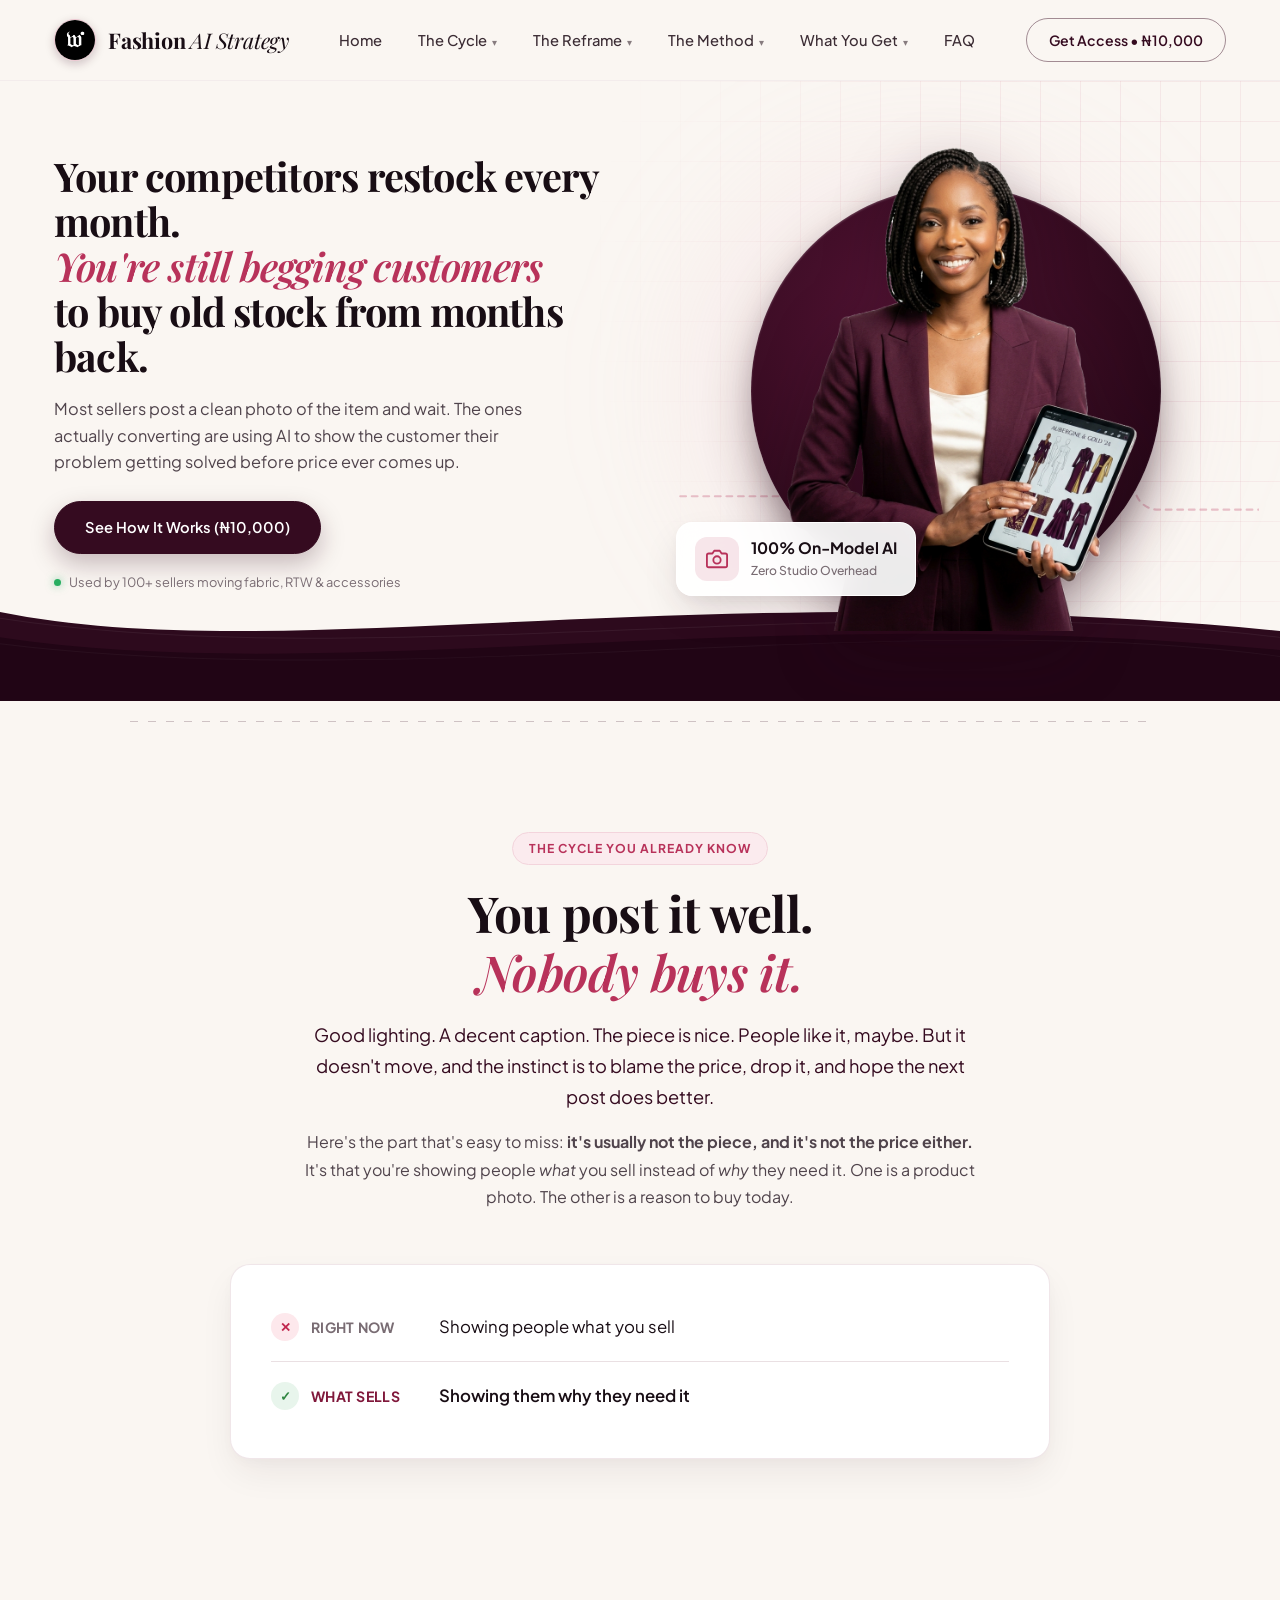
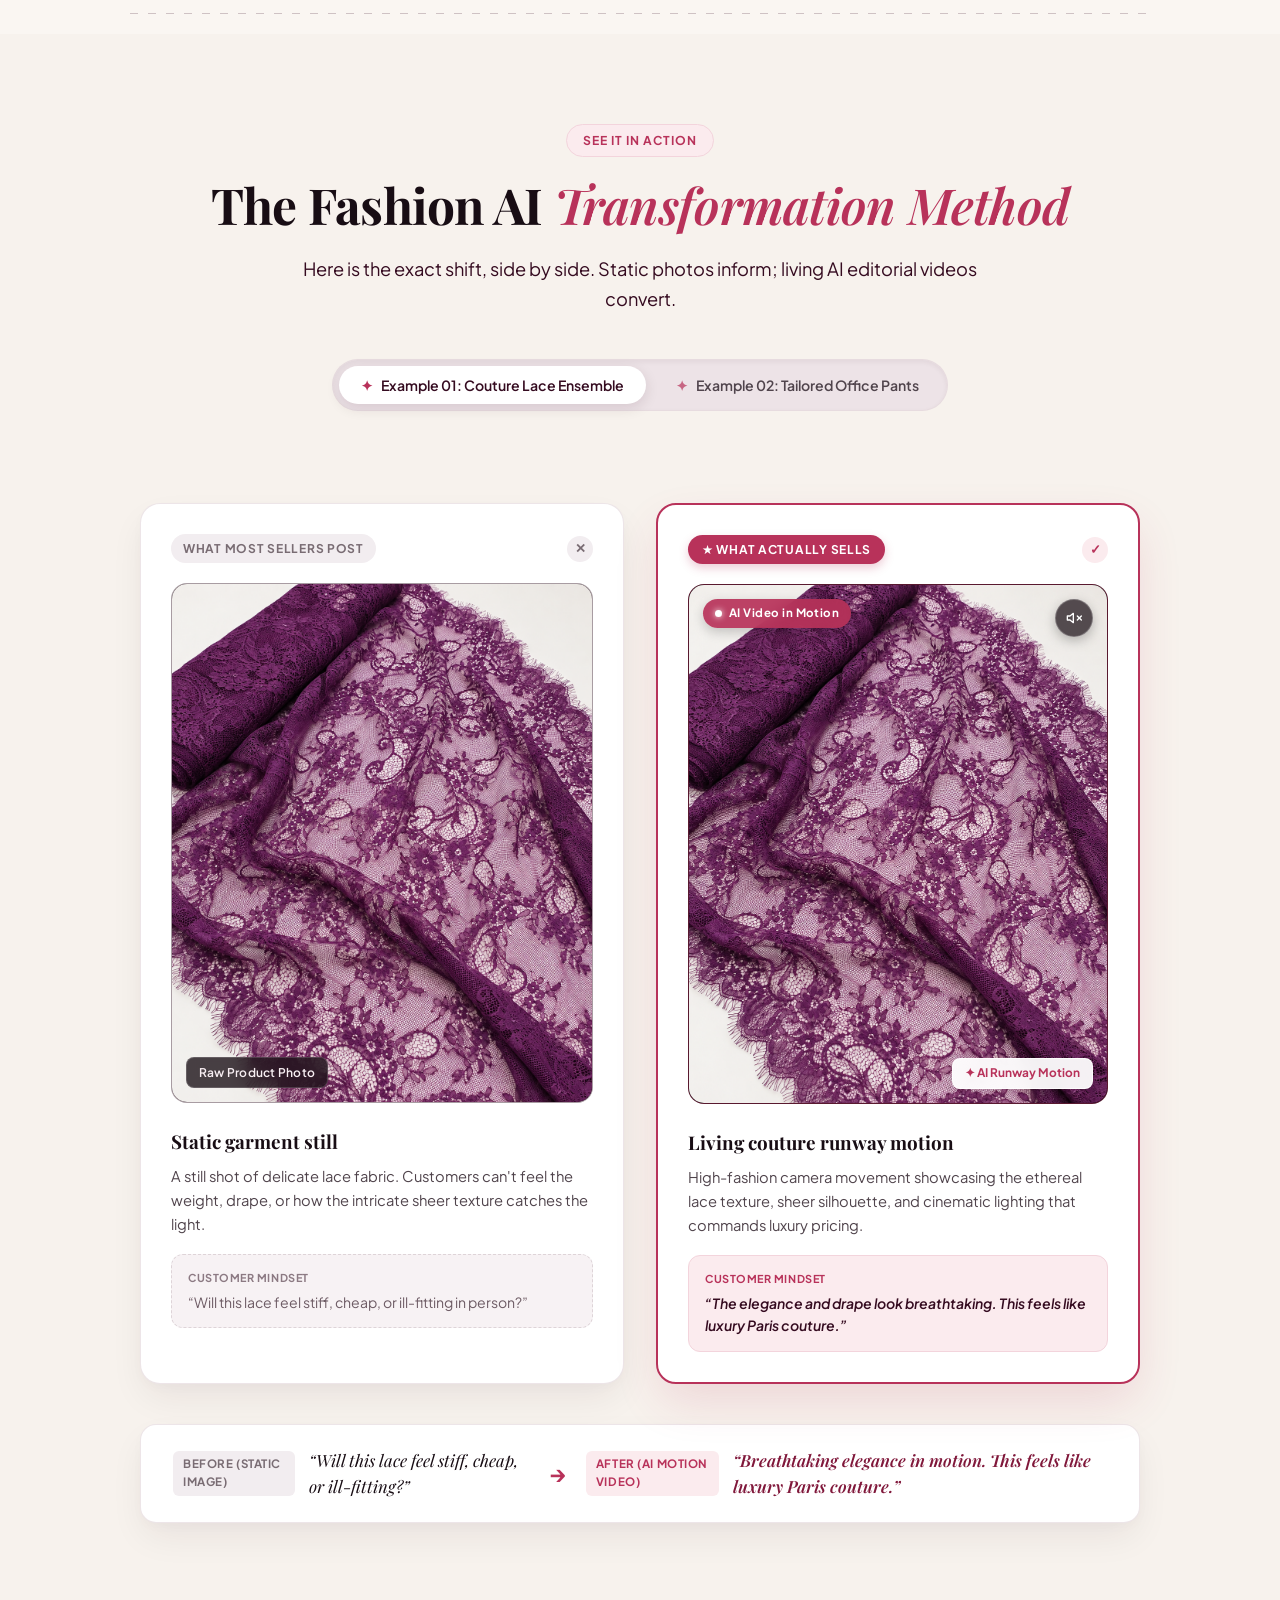
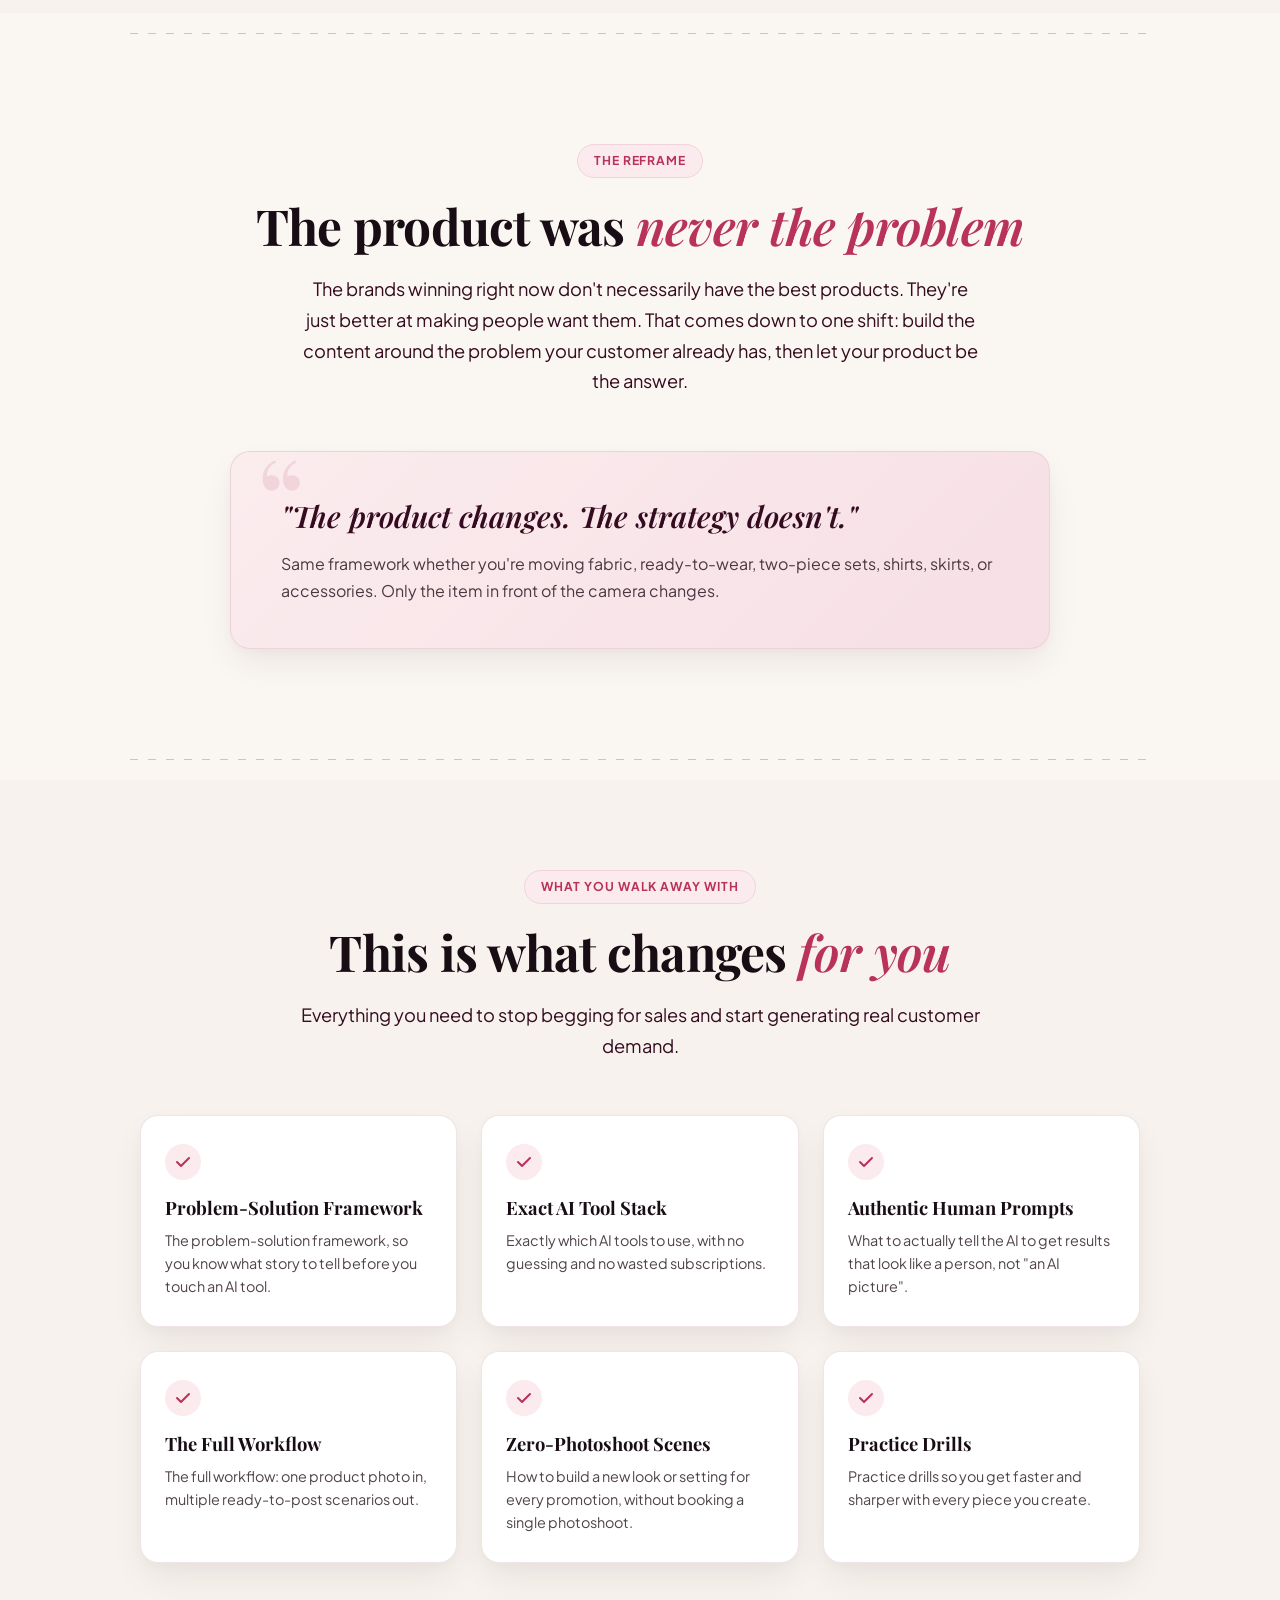
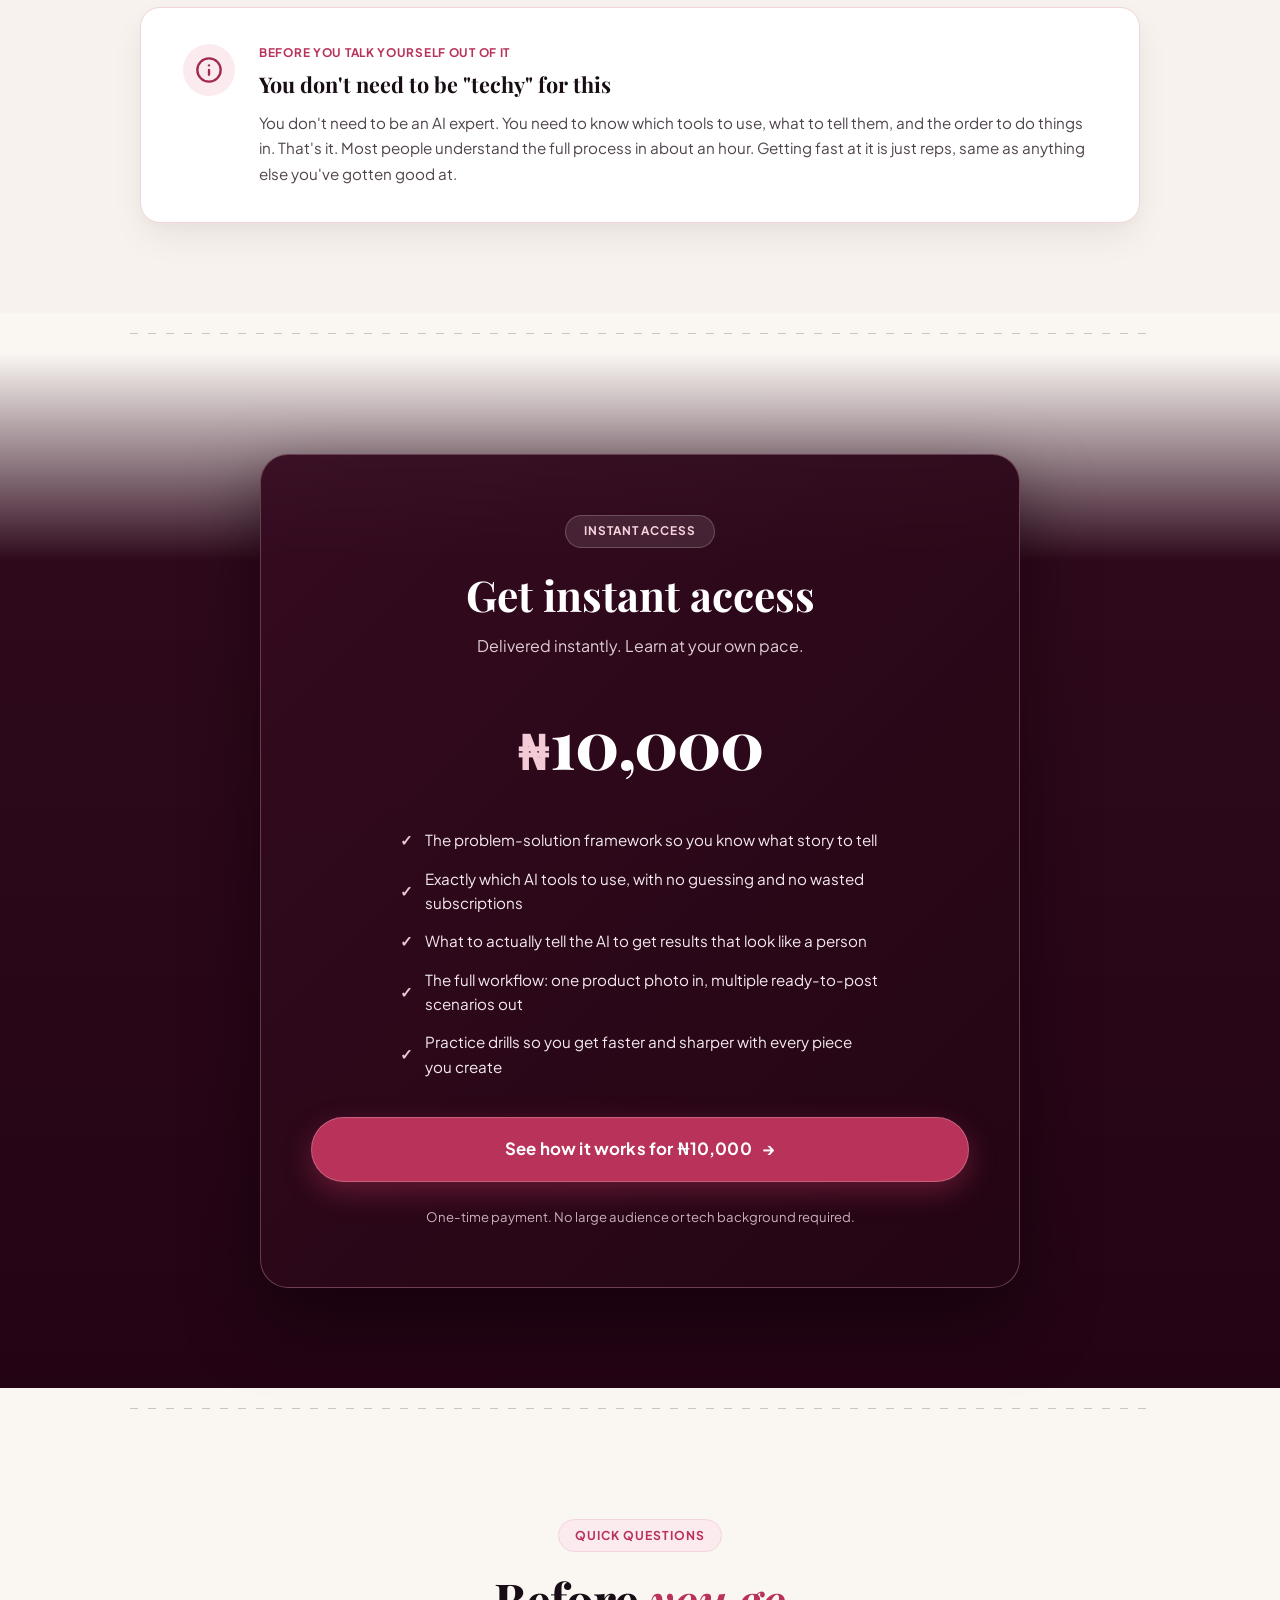
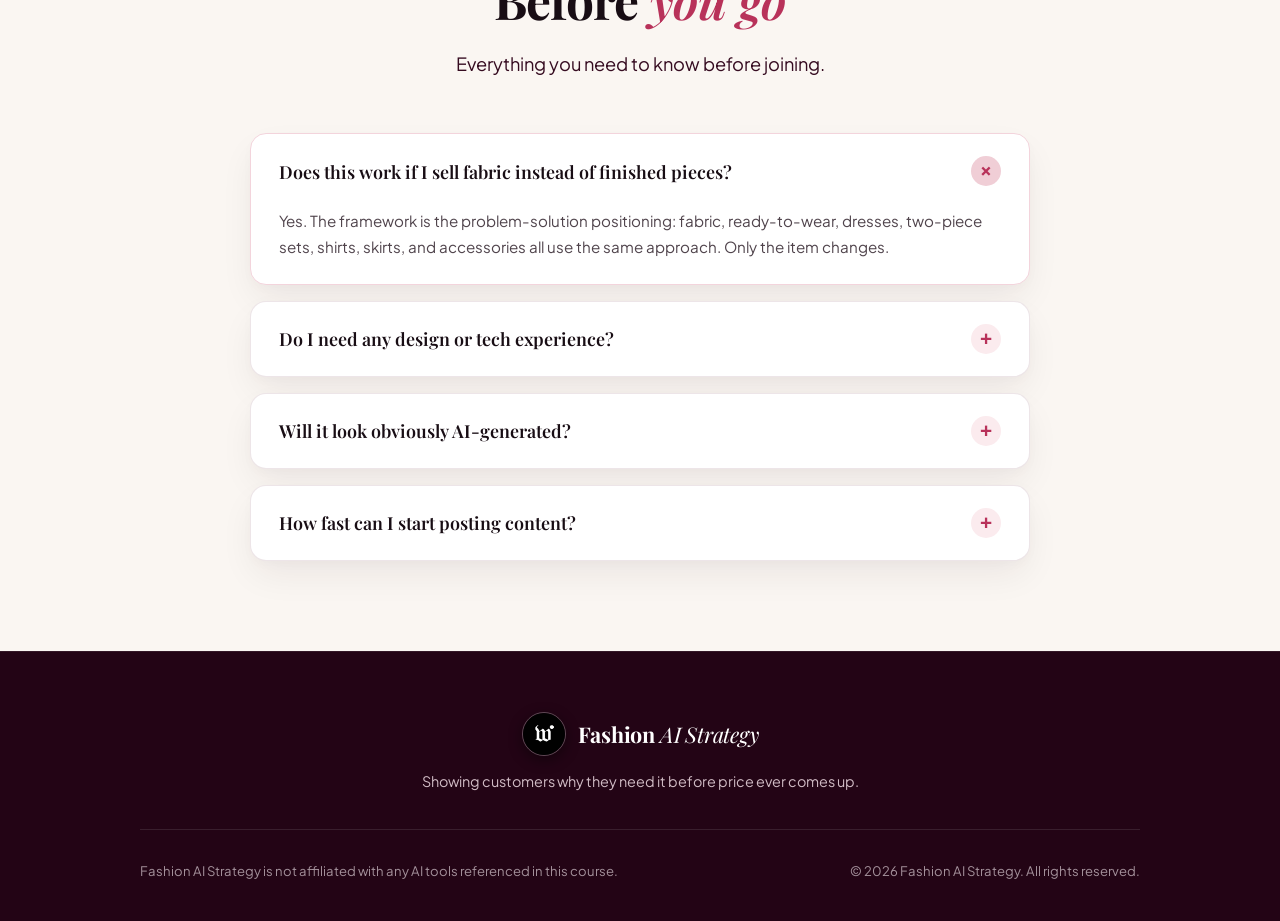
<file: index.html>
<!DOCTYPE html>
<html lang="en">
<head>
  <meta charset="UTF-8">
  <meta name="viewport" content="width=device-width, initial-scale=1.0">
  <title>Your Clothes Aren't the Problem | Fashion AI Strategy</title>
  <meta name="description" content="Your competitors restock every month while you're still begging customers to buy old stock from months back. Learn the AI framework to show customers why they need it today.">
  
  <!-- Fonts: Playfair Display for editorial luxury serif + Plus Jakarta Sans for crisp modern sans -->
  <link rel="preconnect" href="https://fonts.googleapis.com">
  <link rel="preconnect" href="https://fonts.gstatic.com" crossorigin>
  <link href="https://fonts.googleapis.com/css2?family=Playfair+Display:ital,wght@0,500;0,600;0,700;0,800;1,400;1,500;1,600;1,700&family=Plus+Jakarta+Sans:ital,wght@0,300;0,400;0,500;0,600;0,700;0,800;1,400&display=swap" rel="stylesheet">
  
  <link rel="icon" type="image/jpeg" href="assets/logo.jpg">
  <link rel="stylesheet" href="css/style.css">

  <!-- Meta Pixel Code -->
  <script>
    !function(f,b,e,v,n,t,s)
    {if(f.fbq)return;n=f.fbq=function(){n.callMethod?
    n.callMethod.apply(n,arguments):n.queue.push(arguments)};
    if(!f._fbq)f._fbq=n;n.push=n;n.loaded=!0;n.version='2.0';
    n.queue=[];t=b.createElement(e);t.async=!0;
    t.src=v;s=b.getElementsByTagName(e)[0];
    s.parentNode.insertBefore(t,s)}(window, document,'script',
    'https://connect.facebook.net/en_US/fbevents.js');
    fbq('init', '2438449583288231');
    fbq('track', 'PageView');
  </script>
  <noscript>
    <img height="1" width="1" style="display:none" 
         src="https://www.facebook.com/tr?id=2438449583288231&ev=PageView&noscript=1" alt="Meta Pixel" />
  </noscript>
  <!-- End Meta Pixel Code -->
</head>
<body>

  <!-- Site Header -->
  <header class="site-header" id="header">
    <div class="header-inner">
      <!-- Brand Logo -->
      <a href="#" class="brand-logo" id="brand-logo" aria-label="Fashion AI Strategy Home">
        <img src="assets/logo.jpg" alt="Fashion AI Strategy Logo" class="brand-logo-img">
        <span class="brand-text">Fashion <span class="brand-subtext">AI Strategy</span></span>
      </a>

      <!-- Desktop Navigation -->
      <nav class="nav-menu" aria-label="Main Navigation">
        <ul class="nav-list">
          <li class="nav-item"><a href="#hero" class="nav-link" id="nav-home">Home</a></li>
          <li class="nav-item"><a href="#problem" class="nav-link" id="nav-problem">The Cycle <span class="nav-caret">&#9662;</span></a></li>
          <li class="nav-item"><a href="#reframe" class="nav-link" id="nav-reframe">The Reframe <span class="nav-caret">&#9662;</span></a></li>
          <li class="nav-item"><a href="#method" class="nav-link" id="nav-method">The Method <span class="nav-caret">&#9662;</span></a></li>
          <li class="nav-item"><a href="#what-you-get" class="nav-link" id="nav-get">What You Get <span class="nav-caret">&#9662;</span></a></li>
          <li class="nav-item"><a href="#faq" class="nav-link" id="nav-faq">FAQ</a></li>
        </ul>
      </nav>

      <!-- Header Action -->
      <div class="header-actions">
        <a href="https://nestuge.com/wisdomai" class="btn-outline-header" id="btn-header-enroll" aria-label="Get Instant Access" target="_blank">
          Get Access &bull; ₦10,000
        </a>
        
        <!-- Mobile Menu Toggle -->
        <button class="mobile-menu-btn" id="mobile-menu-btn" aria-label="Toggle navigation menu" aria-expanded="false">
          <span></span>
          <span></span>
        </button>
      </div>
    </div>
  </header>

  <!-- Mobile Drawer Menu -->
  <div class="mobile-drawer" id="mobile-drawer" aria-hidden="true">
    <div class="mobile-drawer-inner">
      <ul class="mobile-nav-list">
        <li><a href="#hero" class="mobile-nav-link">Home</a></li>
        <li><a href="#problem" class="mobile-nav-link">The Cycle</a></li>
        <li><a href="#reframe" class="mobile-nav-link">The Reframe</a></li>
        <li><a href="#method" class="mobile-nav-link">The Method</a></li>
        <li><a href="#what-you-get" class="mobile-nav-link">What You Get</a></li>
        <li><a href="#faq" class="mobile-nav-link">FAQ</a></li>
      </ul>
      <div class="mobile-drawer-cta">
        <a href="https://nestuge.com/wisdomai" class="btn-primary-enroll w-full" id="btn-mobile-enroll" target="_blank">
          Get Instant Access &bull; ₦10,000 &rarr;
        </a>
      </div>
    </div>
  </div>

  <!-- Hero Section -->
  <section class="hero-section" id="hero">
    <!-- Subtle Blueprint Grid & Atmospheric Glow (Matching Reference) -->
    <div class="hero-bg-grid" aria-hidden="true"></div>
    <div class="hero-ambient-glow" aria-hidden="true"></div>




    <div class="hero-container">
      <!-- Hero Grid: Left Copy & Right Stage -->
      <div class="hero-grid">

        <!-- Left Column: Copy & Value Proposition -->
        <div class="hero-copy">
          
          <!-- Hero Headline with high-contrast display typography -->
          <h1 class="hero-headline">
            Your competitors restock every month.<br>
            <span class="headline-accent">You're still begging customers</span><br>
            to buy old stock from months back.
          </h1>

          <!-- Supporting Pitch -->
          <p class="hero-description">
            Most sellers post a clean photo of the item and wait. The ones actually converting are using AI to show the customer their problem getting solved before price ever comes up.
          </p>

          <!-- Dual Action CTA Group Matching Reference: Primary Filled + Secondary Outlined -->
          <div class="hero-cta-group">
            <a href="https://nestuge.com/wisdomai" class="btn-hero-primary" id="btn-hero-enroll" target="_blank">
              See How It Works (₦10,000)
            </a>
          </div>

          <!-- Subtle Trust Footnote -->
          <div class="hero-trust-note">
            <span class="trust-dot"></span>
            <span>Used by 100+ sellers moving fabric, RTW & accessories</span>
          </div>

        </div>

        <!-- Right Column: Visual Stage with Circle Backdrop, Breakout Model Cutout & Floating Glass Cards -->
        <div class="hero-stage-wrapper">
          <div class="hero-stage">

            <!-- Decorative Curved Conduit Pipeline / Tailor's Thread (Matching Reference Pipe Motif) -->
            <svg class="hero-conduit-svg" viewBox="0 0 540 540" fill="none" xmlns="http://www.w3.org/2000/svg" aria-hidden="true">
              <path d="M-40 400 H 130 A 24 24 0 0 0 154 376 V 260 A 24 24 0 0 1 178 236 H 420 A 24 24 0 0 1 444 260 V 390 A 24 24 0 0 0 468 414 H 580" stroke="rgba(184, 50, 90, 0.28)" stroke-width="2.2" stroke-dasharray="6 6" stroke-linecap="round"/>
            </svg>

            <!-- Large Circular Backdrop Disc (Matching Reference Deep Disc) -->
            <div class="stage-circle-disc" aria-hidden="true"></div>


            <!-- Central Fashion Entrepreneur Cutout breaking out of the circle -->
            <div class="stage-creator-figure">
              <img 
                src="assets/hero-creator.png" 
                alt="Fashion entrepreneur holding tablet showcasing AI garment designs" 
                class="creator-cutout-img" 
                id="creator-cutout-img"
              >
            </div>

            <!-- Floating Glassmorphic Card 1 (Bottom-Left: Studio AI) -->
            <aside class="hero-glass-card card-studio-ai" id="card-studio-ai">
              <div class="glass-card-icon">
                <svg width="22" height="22" viewBox="0 0 24 24" fill="none" stroke="currentColor" stroke-width="2" stroke-linecap="round" stroke-linejoin="round">
                  <path d="M23 19a2 2 0 0 1-2 2H3a2 2 0 0 1-2-2V8a2 2 0 0 1 2-2h4l2-3h6l2 3h4a2 2 0 0 1 2 2z"/>
                  <circle cx="12" cy="13" r="4"/>
                </svg>
              </div>
              <div class="glass-card-content">
                <div class="glass-card-stat">100% On-Model AI</div>
                <div class="glass-card-label">Zero Studio Overhead</div>
              </div>
            </aside>

            

          </div>
        </div>

      </div>

      <!-- Feature Strip Banner (4 Columns) -->

    </div>

    <!-- Bottom Deep Plum Decorative Wave Swoosh -->
    <div class="hero-bottom-swoosh" aria-hidden="true">
      <svg class="swoosh-svg" viewBox="0 0 1440 220" fill="none" preserveAspectRatio="none">
        <path d="M0,80 C320,170 780,20 1440,110 L1440,220 L0,220 Z" fill="#2d0a1d"/>
        <path d="M0,120 C380,200 860,60 1440,140 L1440,220 L0,220 Z" fill="#210515"/>
        <path d="M0,90 C420,180 960,40 1440,120" stroke="rgba(255,255,255,0.06)" stroke-width="1.5" fill="none"/>
        <path d="M0,130 C460,210 1020,70 1440,150" stroke="rgba(255,255,255,0.04)" stroke-width="1.5" fill="none"/>
      </svg>
    </div>
  </section>

  <!-- Content Section Wrapper: Stitch Divider -->
  <div class="section-stitch-wrap">
    <div class="stitch-divider" aria-hidden="true"></div>
  </div>

  <!-- SECTION 1: The Problem / The Cycle You Already Know -->
  <section class="content-section" id="problem">
    <div class="content-container">
      <div class="section-header text-center">
        <span class="eyebrow-pill">The cycle you already know</span>
        <h2 class="section-headline">You post it well.<br><span class="headline-serif-italic headline-accent">Nobody buys it.</span></h2>
        <p class="section-lede">
          Good lighting. A decent caption. The piece is nice. People like it, maybe. But it doesn't move, and the instinct is to blame the price, drop it, and hope the next post does better.
        </p>
        <p class="section-subtext">
          Here's the part that's easy to miss: <strong>it's usually not the piece, and it's not the price either.</strong> It's that you're showing people <em>what</em> you sell instead of <em>why</em> they need it. One is a product photo. The other is a reason to buy today.
        </p>
      </div>

      <!-- Problem vs Solution Split Comparison Box -->
      <div class="split-comparison-card">
        <div class="split-row split-before">
          <div class="split-label">
            <span class="split-indicator status-bad" aria-hidden="true">✕</span>
            <span class="split-tag">Right now</span>
          </div>
          <div class="split-value">Showing people what you sell</div>
        </div>

        <div class="split-divider-line" aria-hidden="true"></div>

        <div class="split-row split-after">
          <div class="split-label">
            <span class="split-indicator status-good" aria-hidden="true">✓</span>
            <span class="split-tag">What sells</span>
          </div>
          <div class="split-value">Showing them why they need it</div>
        </div>
      </div>

    </div>
  </section>

  <!-- Content Section Wrapper: Stitch Divider -->
  <div class="section-stitch-wrap">
    <div class="stitch-divider" aria-hidden="true"></div>
  </div>

  <!-- SECTION 3: The Method / See it in Action -->
  <section class="content-section bg-soft" id="method">
    <div class="content-container">
      <div class="section-header text-center">
        <span class="eyebrow-pill">See it in action</span>
        <h2 class="section-headline">The Fashion AI <span class="headline-serif-italic headline-accent">Transformation Method</span></h2>
        <p class="section-lede">
          Here is the exact shift, side by side. Static photos inform; living AI editorial videos convert.
        </p>

        <!-- Interactive Tab Switcher -->
        <div class="method-tabs-nav" role="tablist" aria-label="Fashion AI Transformations">
          <button class="method-tab-btn active" role="tab" aria-selected="true" aria-controls="method-panel-lace" id="tab-lace" data-target="method-panel-lace">
            <span class="tab-sparkle" aria-hidden="true">✦</span>
            <span class="tab-text">Example 01: Couture Lace Ensemble</span>
          </button>
          <button class="method-tab-btn" role="tab" aria-selected="false" aria-controls="method-panel-pants" id="tab-pants" data-target="method-panel-pants">
            <span class="tab-sparkle" aria-hidden="true">✦</span>
            <span class="tab-text">Example 02: Tailored Office Pants</span>
          </button>
        </div>
      </div>

      <!-- TAB PANEL 1: Couture Lace Ensemble (Active Default) -->
      <div class="method-tab-pane active" id="method-panel-lace" role="tabpanel" aria-labelledby="tab-lace">
        <div class="method-panels-grid">
          <!-- Left: Static Photo (Before) -->
          <div class="method-panel panel-standard">
            <div class="panel-header">
              <span class="panel-badge-standard">What most sellers post</span>
              <span class="panel-status-icon" aria-hidden="true">✕</span>
            </div>

            <div class="panel-visual-box method-media-box">
              <img src="assets/methods/Lace.PNG" alt="Static catalog photo of lace garment" class="method-visual-img" loading="lazy">
              <div class="visual-tag-chip">Raw Product Photo</div>
            </div>

            <div class="panel-body">
              <h4 class="panel-title">Static garment still</h4>
              <p class="panel-desc">A still shot of delicate lace fabric. Customers can't feel the weight, drape, or how the intricate sheer texture catches the light.</p>
              <div class="thought-bubble thought-hesitant">
                <span class="bubble-tag">Customer Mindset</span>
                <p>“Will this lace feel stiff, cheap, or ill-fitting in person?”</p>
              </div>
            </div>
          </div>

          <!-- Right: AI Video in Motion (Winner) -->
          <div class="method-panel panel-winning">
            <div class="winning-glow-accent" aria-hidden="true"></div>
            <div class="panel-header">
              <span class="panel-badge-winning">★ What actually sells</span>
              <span class="panel-status-icon winning" aria-hidden="true">✓</span>
            </div>

            <div class="panel-visual-box method-media-box winning-visual">
              <video class="method-visual-video" autoplay loop muted playsinline preload="metadata" poster="assets/methods/Lace.PNG">
                <source src="assets/methods/Lace.mp4" type="video/mp4">
                <source src="assets/methods/Lace.MOV" type="video/quicktime">
                Your browser does not support HTML5 video.
              </video>
              <div class="video-live-badge">
                <span class="live-dot" aria-hidden="true"></span> AI Video in Motion
              </div>
              <button class="video-audio-toggle" type="button" aria-label="Toggle video sound" title="Toggle audio">
                <svg class="icon-mute" viewBox="0 0 24 24" width="16" height="16" fill="none" stroke="currentColor" stroke-width="2" stroke-linecap="round" stroke-linejoin="round" aria-hidden="true"><path d="M11 5L6 9H2v6h4l5 4V5z"/><line x1="23" y1="9" x2="17" y2="15"/><line x1="17" y1="9" x2="23" y2="15"/></svg>
                <svg class="icon-unmute" style="display:none;" viewBox="0 0 24 24" width="16" height="16" fill="none" stroke="currentColor" stroke-width="2" stroke-linecap="round" stroke-linejoin="round" aria-hidden="true"><path d="M11 5L6 9H2v6h4l5 4V5z"/><path d="M19.07 4.93a10 10 0 0 1 0 14.14M15.54 8.46a5 5 0 0 1 0 7.07"/></svg>
              </button>
              <div class="visual-ai-chip">✦ AI Runway Motion</div>
            </div>

            <div class="panel-body">
              <h4 class="panel-title">Living couture runway motion</h4>
              <p class="panel-desc">High-fashion camera movement showcasing the ethereal lace texture, sheer silhouette, and cinematic lighting that commands luxury pricing.</p>
              <div class="thought-bubble thought-convinced">
                <span class="bubble-tag">Customer Mindset</span>
                <p>“The elegance and drape look breathtaking. This feels like luxury Paris couture.”</p>
              </div>
            </div>
          </div>
        </div>

        <!-- Psychological Shift Row -->
        <div class="mindset-shift-bar">
          <div class="shift-step before">
            <span class="shift-tag">Before (Static Image)</span>
            <span class="shift-quote">“Will this lace feel stiff, cheap, or ill-fitting?”</span>
          </div>
          <div class="shift-arrow-icon" aria-hidden="true">&rarr;</div>
          <div class="shift-step after">
            <span class="shift-tag">After (AI Motion Video)</span>
            <span class="shift-quote">“Breathtaking elegance in motion. This feels like luxury Paris couture.”</span>
          </div>
        </div>
      </div>

      <!-- TAB PANEL 2: Tailored Office Pants -->
      <div class="method-tab-pane" id="method-panel-pants" role="tabpanel" aria-labelledby="tab-pants" hidden>
        <div class="method-panels-grid">
          <!-- Left: Static Photo (Before) -->
          <div class="method-panel panel-standard">
            <div class="panel-header">
              <span class="panel-badge-standard">What most sellers post</span>
              <span class="panel-status-icon" aria-hidden="true">✕</span>
            </div>

            <div class="panel-visual-box method-media-box">
              <img src="assets/methods/Pants.PNG" alt="Static product photo of tailored trousers" class="method-visual-img pants-img" loading="lazy">
              <div class="visual-tag-chip">Raw Product Photo</div>
            </div>

            <div class="panel-body">
              <h4 class="panel-title">Static flat-lay product photo</h4>
              <p class="panel-desc">A clean flat-lay of the pants. Good lighting, but zero movement, zero drape, zero emotion. The shopper sees fabric, not an experience.</p>
              <div class="thought-bubble thought-hesitant">
                <span class="bubble-tag">Customer Mindset</span>
                <p>“Do I really need another pair of pants?”</p>
              </div>
            </div>
          </div>

          <!-- Right: AI Video in Motion (Winner) -->
          <div class="method-panel panel-winning">
            <div class="winning-glow-accent" aria-hidden="true"></div>
            <div class="panel-header">
              <span class="panel-badge-winning">★ What actually sells</span>
              <span class="panel-status-icon winning" aria-hidden="true">✓</span>
            </div>

            <div class="panel-visual-box method-media-box winning-visual">
              <video class="method-visual-video pants-video" loop muted playsinline preload="none" poster="assets/methods/Pants.PNG">
                <source src="assets/methods/Pants.mp4" type="video/mp4">
                <source src="assets/methods/Pants.MOV" type="video/quicktime">
                Your browser does not support HTML5 video.
              </video>
              <div class="video-live-badge">
                <span class="live-dot" aria-hidden="true"></span> AI Video in Motion
              </div>
              <button class="video-audio-toggle" type="button" aria-label="Toggle video sound" title="Toggle audio">
                <svg class="icon-mute" viewBox="0 0 24 24" width="16" height="16" fill="none" stroke="currentColor" stroke-width="2" stroke-linecap="round" stroke-linejoin="round" aria-hidden="true"><path d="M11 5L6 9H2v6h4l5 4V5z"/><line x1="23" y1="9" x2="17" y2="15"/><line x1="17" y1="9" x2="23" y2="15"/></svg>
                <svg class="icon-unmute" style="display:none;" viewBox="0 0 24 24" width="16" height="16" fill="none" stroke="currentColor" stroke-width="2" stroke-linecap="round" stroke-linejoin="round" aria-hidden="true"><path d="M11 5L6 9H2v6h4l5 4V5z"/><path d="M19.07 4.93a10 10 0 0 1 0 14.14M15.54 8.46a5 5 0 0 1 0 7.07"/></svg>
              </button>
              <div class="visual-ai-chip">✦ AI Transformed</div>
            </div>

            <div class="panel-body">
              <h4 class="panel-title">Dynamic on-figure editorial motion</h4>
              <p class="panel-desc">A styled model in fluid motion. The customer instantly sees the tailoring, the waist fit, and how the pants stride through real life.</p>
              <div class="thought-bubble thought-convinced">
                <span class="bubble-tag">Customer Mindset</span>
                <p>“Wait, this looks incredible in motion. I need this exact fit.”</p>
              </div>
            </div>
          </div>
        </div>

        <!-- Psychological Shift Row -->
        <div class="mindset-shift-bar">
          <div class="shift-step before">
            <span class="shift-tag">Before (Static Image)</span>
            <span class="shift-quote">“Do I really need another pair of pants?”</span>
          </div>
          <div class="shift-arrow-icon" aria-hidden="true">&rarr;</div>
          <div class="shift-step after">
            <span class="shift-tag">After (AI Motion Video)</span>
            <span class="shift-quote">“Wait, this looks incredible in motion. I need this fit.”</span>
          </div>
        </div>
      </div>

    </div>
  </section>

  <!-- Content Section Wrapper: Stitch Divider -->
  <div class="section-stitch-wrap">
    <div class="stitch-divider" aria-hidden="true"></div>
  </div>


  <!-- SECTION 2: The Reframe -->
  <section class="content-section" id="reframe">
    <div class="content-container">
      <div class="section-header text-center">
        <span class="eyebrow-pill">The reframe</span>
        <h2 class="section-headline">The product was <span class="headline-serif-italic headline-accent">never the problem</span></h2>
        <p class="section-lede">
          The brands winning right now don't necessarily have the best products. They're just better at making people want them. That comes down to one shift: build the content around the problem your customer already has, then let your product be the answer.
        </p>
      </div>

      <!-- The Reframe Callout Box -->
      <div class="reframe-editorial-card">
        <div class="reframe-accent-mark" aria-hidden="true">“</div>
        <h3 class="reframe-quote">"The product changes. The strategy doesn't."</h3>
        <p class="reframe-body">
          Same framework whether you're moving fabric, ready-to-wear, two-piece sets, shirts, skirts, or accessories. Only the item in front of the camera changes.
        </p>
      </div>
    </div>
  </section>

  <!-- Content Section Wrapper: Stitch Divider -->
  <div class="section-stitch-wrap">
    <div class="stitch-divider" aria-hidden="true"></div>
  </div>

  
  <!-- SECTION 3: What You Get / What You Walk Away With -->
  <section class="content-section bg-soft" id="what-you-get">
    <div class="content-container">
      <div class="section-header text-center">
        <span class="eyebrow-pill">What you walk away with</span>
        <h2 class="section-headline">This is what changes <span class="headline-serif-italic headline-accent">for you</span></h2>
        <p class="section-lede">
          Everything you need to stop begging for sales and start generating real customer demand.
        </p>
      </div>

      <!-- 6 Benefit Cards Grid -->
      <div class="walkaway-grid">
        <!-- Item 1 -->
        <div class="walkaway-card">
          <div class="card-check-icon" aria-hidden="true">
            <svg viewBox="0 0 20 20" fill="currentColor">
              <path fill-rule="evenodd" d="M16.707 5.293a1 1 0 010 1.414l-8 8a1 1 0 01-1.414 0l-4-4a1 1 0 011.414-1.414L8 12.586l7.293-7.293a1 1 0 011.414 0z" clip-rule="evenodd"/>
            </svg>
          </div>
          <div class="card-content">
            <h4 class="card-headline">Problem-Solution Framework</h4>
            <p class="card-copy">The problem-solution framework, so you know what story to tell before you touch an AI tool.</p>
          </div>
        </div>

        <!-- Item 2 -->
        <div class="walkaway-card">
          <div class="card-check-icon" aria-hidden="true">
            <svg viewBox="0 0 20 20" fill="currentColor">
              <path fill-rule="evenodd" d="M16.707 5.293a1 1 0 010 1.414l-8 8a1 1 0 01-1.414 0l-4-4a1 1 0 011.414-1.414L8 12.586l7.293-7.293a1 1 0 011.414 0z" clip-rule="evenodd"/>
            </svg>
          </div>
          <div class="card-content">
            <h4 class="card-headline">Exact AI Tool Stack</h4>
            <p class="card-copy">Exactly which AI tools to use, with no guessing and no wasted subscriptions.</p>
          </div>
        </div>

        <!-- Item 3 -->
        <div class="walkaway-card">
          <div class="card-check-icon" aria-hidden="true">
            <svg viewBox="0 0 20 20" fill="currentColor">
              <path fill-rule="evenodd" d="M16.707 5.293a1 1 0 010 1.414l-8 8a1 1 0 01-1.414 0l-4-4a1 1 0 011.414-1.414L8 12.586l7.293-7.293a1 1 0 011.414 0z" clip-rule="evenodd"/>
            </svg>
          </div>
          <div class="card-content">
            <h4 class="card-headline">Authentic Human Prompts</h4>
            <p class="card-copy">What to actually tell the AI to get results that look like a person, not "an AI picture".</p>
          </div>
        </div>

        <!-- Item 4 -->
        <div class="walkaway-card">
          <div class="card-check-icon" aria-hidden="true">
            <svg viewBox="0 0 20 20" fill="currentColor">
              <path fill-rule="evenodd" d="M16.707 5.293a1 1 0 010 1.414l-8 8a1 1 0 01-1.414 0l-4-4a1 1 0 011.414-1.414L8 12.586l7.293-7.293a1 1 0 011.414 0z" clip-rule="evenodd"/>
            </svg>
          </div>
          <div class="card-content">
            <h4 class="card-headline">The Full Workflow</h4>
            <p class="card-copy">The full workflow: one product photo in, multiple ready-to-post scenarios out.</p>
          </div>
        </div>

        <!-- Item 5 -->
        <div class="walkaway-card">
          <div class="card-check-icon" aria-hidden="true">
            <svg viewBox="0 0 20 20" fill="currentColor">
              <path fill-rule="evenodd" d="M16.707 5.293a1 1 0 010 1.414l-8 8a1 1 0 01-1.414 0l-4-4a1 1 0 011.414-1.414L8 12.586l7.293-7.293a1 1 0 011.414 0z" clip-rule="evenodd"/>
            </svg>
          </div>
          <div class="card-content">
            <h4 class="card-headline">Zero-Photoshoot Scenes</h4>
            <p class="card-copy">How to build a new look or setting for every promotion, without booking a single photoshoot.</p>
          </div>
        </div>

        <!-- Item 6 -->
        <div class="walkaway-card">
          <div class="card-check-icon" aria-hidden="true">
            <svg viewBox="0 0 20 20" fill="currentColor">
              <path fill-rule="evenodd" d="M16.707 5.293a1 1 0 010 1.414l-8 8a1 1 0 01-1.414 0l-4-4a1 1 0 011.414-1.414L8 12.586l7.293-7.293a1 1 0 011.414 0z" clip-rule="evenodd"/>
            </svg>
          </div>
          <div class="card-content">
            <h4 class="card-headline">Practice Drills</h4>
            <p class="card-copy">Practice drills so you get faster and sharper with every piece you create.</p>
          </div>
        </div>
      </div>

      <!-- Objection Buster Card: You Don't Need to Be Techy -->
      <div class="tech-reassurance-card">
        <div class="reassurance-icon" aria-hidden="true">
          <svg width="28" height="28" viewBox="0 0 24 24" fill="none" stroke="#a22950" stroke-width="2" stroke-linecap="round" stroke-linejoin="round">
            <circle cx="12" cy="12" r="10"></circle>
            <line x1="12" y1="16" x2="12" y2="12"></line>
            <line x1="12" y1="8" x2="12.01" y2="8"></line>
          </svg>
        </div>
        <div class="reassurance-content">
          <span class="reassurance-eyebrow">Before you talk yourself out of it</span>
          <h3 class="reassurance-title">You don't need to be "techy" for this</h3>
          <p class="reassurance-text">
            You don't need to be an AI expert. You need to know which tools to use, what to tell them, and the order to do things in. That's it. Most people understand the full process in about an hour. Getting fast at it is just reps, same as anything else you've gotten good at.
          </p>
        </div>
      </div>

    </div>
  </section>

  <!-- Content Section Wrapper: Stitch Divider -->
  <div class="section-stitch-wrap">
    <div class="stitch-divider" aria-hidden="true"></div>
  </div>

  <!-- SECTION 5: Pricing / Instant Access Section -->
  <section class="price-full-section" id="price">
    <div class="content-container">
      <div class="price-card-hero">
        <div class="price-badge-pill">INSTANT ACCESS</div>
        <h2 class="price-headline">Get instant access</h2>
        <p class="price-subtitle">Delivered instantly. Learn at your own pace.</p>

        <div class="price-amount-display">
          <span class="currency-symbol">₦</span>10,000
        </div>

        <ul class="price-perks-list">
          <li><span>✓</span> The problem-solution framework so you know what story to tell</li>
          <li><span>✓</span> Exactly which AI tools to use, with no guessing and no wasted subscriptions</li>
          <li><span>✓</span> What to actually tell the AI to get results that look like a person</li>
          <li><span>✓</span> The full workflow: one product photo in, multiple ready-to-post scenarios out</li>
          <li><span>✓</span> Practice drills so you get faster and sharper with every piece you create</li>
        </ul>

        <a href="https://nestuge.com/wisdomai" class="btn-primary-enroll price-cta-btn" id="btn-pricing-enroll" target="_blank">
          See how it works for ₦10,000 <span class="btn-arrow" aria-hidden="true">&rarr;</span>
        </a>

        <p class="price-guarantee-note">
          One-time payment. No large audience or tech background required.
        </p>
      </div>
    </div>
  </section>

  <!-- Content Section Wrapper: Stitch Divider -->
  <div class="section-stitch-wrap">
    <div class="stitch-divider" aria-hidden="true"></div>
  </div>

  <!-- SECTION 6: FAQ -->
  <section class="content-section" id="faq">
    <div class="content-container">
      <div class="section-header text-center">
        <span class="eyebrow-pill">Quick questions</span>
        <h2 class="section-headline">Before <span class="headline-serif-italic headline-accent">you go</span></h2>
        <p class="section-lede">Everything you need to know before joining.</p>
      </div>

      <!-- FAQ Accordion Items -->
      <div class="faq-accordion-list">
        <!-- Item 1 -->
        <div class="faq-accordion-item active">
          <button class="faq-trigger" aria-expanded="true">
            <span class="faq-question">Does this work if I sell fabric instead of finished pieces?</span>
            <span class="faq-icon" aria-hidden="true">+</span>
          </button>
          <div class="faq-answer">
            <p>Yes. The framework is the problem-solution positioning: fabric, ready-to-wear, dresses, two-piece sets, shirts, skirts, and accessories all use the same approach. Only the item changes.</p>
          </div>
        </div>

        <!-- Item 2 -->
        <div class="faq-accordion-item">
          <button class="faq-trigger" aria-expanded="false">
            <span class="faq-question">Do I need any design or tech experience?</span>
            <span class="faq-icon" aria-hidden="true">+</span>
          </button>
          <div class="faq-answer">
            <p>No. You need a product photo you already have and about an hour to learn the workflow.</p>
          </div>
        </div>

        <!-- Item 3 -->
        <div class="faq-accordion-item">
          <button class="faq-trigger" aria-expanded="false">
            <span class="faq-question">Will it look obviously AI-generated?</span>
            <span class="faq-icon" aria-hidden="true">+</span>
          </button>
          <div class="faq-answer">
            <p>The goal was never pretty AI pictures. It's content that makes your customer picture herself with the product and understand why she needs it. That's what the workflow is built around.</p>
          </div>
        </div>

        <!-- Item 4 -->
        <div class="faq-accordion-item">
          <button class="faq-trigger" aria-expanded="false">
            <span class="faq-question">How fast can I start posting content?</span>
            <span class="faq-icon" aria-hidden="true">+</span>
          </button>
          <div class="faq-answer">
            <p>You can understand the process in about an hour or less. Like anything, practice is what makes you faster and better at it.</p>
          </div>
        </div>
      </div>

    </div>
  </section>

  <!-- Site Footer -->
  <footer class="site-footer">
    <div class="content-container">
      <div class="footer-top">
        <div class="brand-logo footer-logo">
          <img src="assets/logo.jpg" alt="Fashion AI Strategy Logo" class="brand-logo-img">
          <span class="brand-text">Fashion <span class="brand-subtext">AI Strategy</span></span>
        </div>
        <p class="footer-tagline">Showing customers why they need it before price ever comes up.</p>
      </div>

      <div class="footer-bottom">
        <p class="footer-disclaimer">Fashion AI Strategy is not affiliated with any AI tools referenced in this course.</p>
        <p class="footer-copyright">&copy; 2026 Fashion AI Strategy. All rights reserved.</p>
      </div>
    </div>
  </footer>

  <!-- Interactive Modal: Enrollment Checkout Flow -->
  <dialog class="modal-dialog" id="enroll-modal" aria-labelledby="modal-title">
    <div class="modal-box">
      <button class="modal-close" id="modal-close-btn" aria-label="Close modal">&times;</button>
      
      <div id="modal-step-checkout">
        <div class="modal-header">
          <div class="modal-badge">INSTANT ACCESS</div>
          <h2 id="modal-title" class="modal-heading">Get Instant Access to Fashion AI Strategy</h2>
          <p class="modal-subheading">Delivered instantly. Learn at your own pace from your phone or computer.</p>
        </div>

        <div class="modal-order-summary">
          <div class="summary-item">
            <div class="summary-info">
              <strong>Fashion AI Strategy (Full Access)</strong>
              <span>Problem-solution framework, AI tool stack, prompts &amp; workflow drills</span>
            </div>
            <div class="summary-price">₦10,000</div>
          </div>
          <div class="summary-total">
            <span>Total Today:</span>
            <strong>₦10,000</strong>
          </div>
        </div>

        <form class="enroll-form" id="enroll-form" action="https://nestuge.com/wisdomai" method="GET">
          <div class="form-group">
            <label for="student-name">Your Full Name</label>
            <input type="text" id="student-name" placeholder="e.g. Amara Okafor" required>
          </div>
          <div class="form-group">
            <label for="student-email">Email Address (for course delivery)</label>
            <input type="email" id="student-email" placeholder="name@yourboutique.com" required>
          </div>
          <div class="form-group">
            <label for="student-brand">Boutique / Brand Name</label>
            <input type="text" id="student-brand" placeholder="e.g. Maison Belle Lagos">
          </div>

          <button type="submit" class="btn-primary-enroll w-full" id="btn-submit-enroll">
            Complete Enrollment &bull; ₦10,000 &rarr;
          </button>
          
          <div class="modal-guarantee">
            <svg width="14" height="14" viewBox="0 0 24 24" fill="#58a36c">
              <path d="M12 1L3 5v6c0 5.55 3.84 10.74 9 12 5.16-1.26 9-6.45 9-12V5l-9-4zm-2 16l-4-4 1.41-1.41L10 14.17l6.59-6.59L18 9l-8 8z"/>
            </svg>
            <span>100% Satisfaction Guarantee &bull; Instant Access Upon Payment</span>
          </div>
        </form>
      </div>

      <!-- Success State -->
      <div id="modal-step-success" style="display: none;">
        <div class="modal-success-content">
          <div class="success-icon-wrap">
            <svg width="36" height="36" viewBox="0 0 24 24" fill="#2d0a1d">
              <path d="M9 16.17L4.83 12l-1.42 1.41L9 19 21 7l-1.41-1.41z"/>
            </svg>
          </div>
          <h2 class="modal-heading">Welcome to Fashion AI Strategy!</h2>
          <p class="modal-subheading">Your enrollment is confirmed. Your instant training portal credentials and prompt library have been sent to your email.</p>
          <div class="success-box">
            <p><strong>Order Reference:</strong> #FAI-<span id="order-ref">88294</span></p>
            <p><strong>Status:</strong> Active &amp; Ready</p>
          </div>
          <button class="btn-primary-enroll w-full" id="btn-success-close">Open Course Portal &rarr;</button>
        </div>
      </div>
    </div>
  </dialog>

  <!-- Lifestyle Image Preview Lightbox Modal -->
  <dialog class="modal-dialog modal-lightbox" id="lightbox-modal">
    <div class="lightbox-box">
      <button class="modal-close" id="lightbox-close-btn" aria-label="Close lightbox">&times;</button>
      <img src="assets/lifestyle-1.jpg" alt="Preview lifestyle shot" class="lightbox-img" id="lightbox-img">
      <div class="lightbox-caption">
        <h4 id="lightbox-title">AI Generated &bull; Luxury Lifestyle Shot</h4>
        <p id="lightbox-desc">Created in 90 seconds from a single flat product photo using the Fashion AI Strategy framework.</p>
      </div>
    </div>
  </dialog>

  <script src="js/app.js"></script>
</body>
</html>
</file>
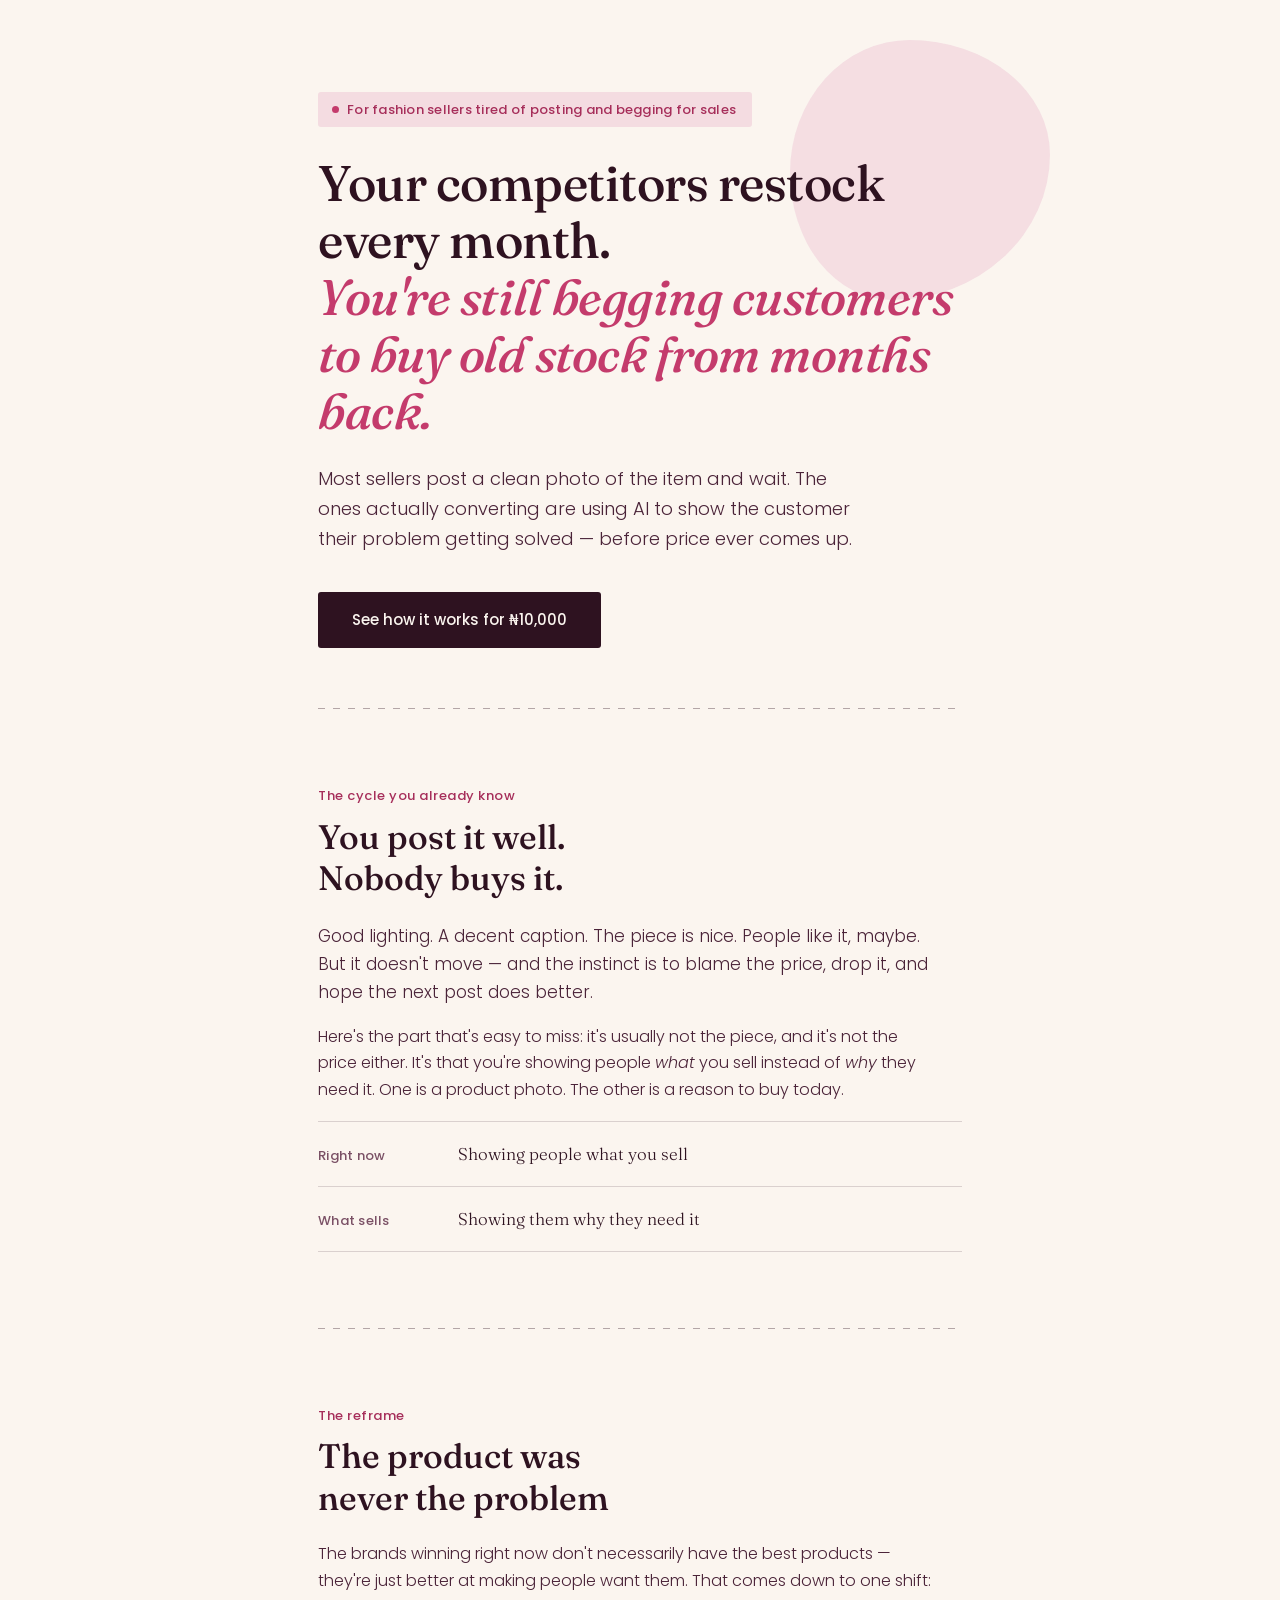
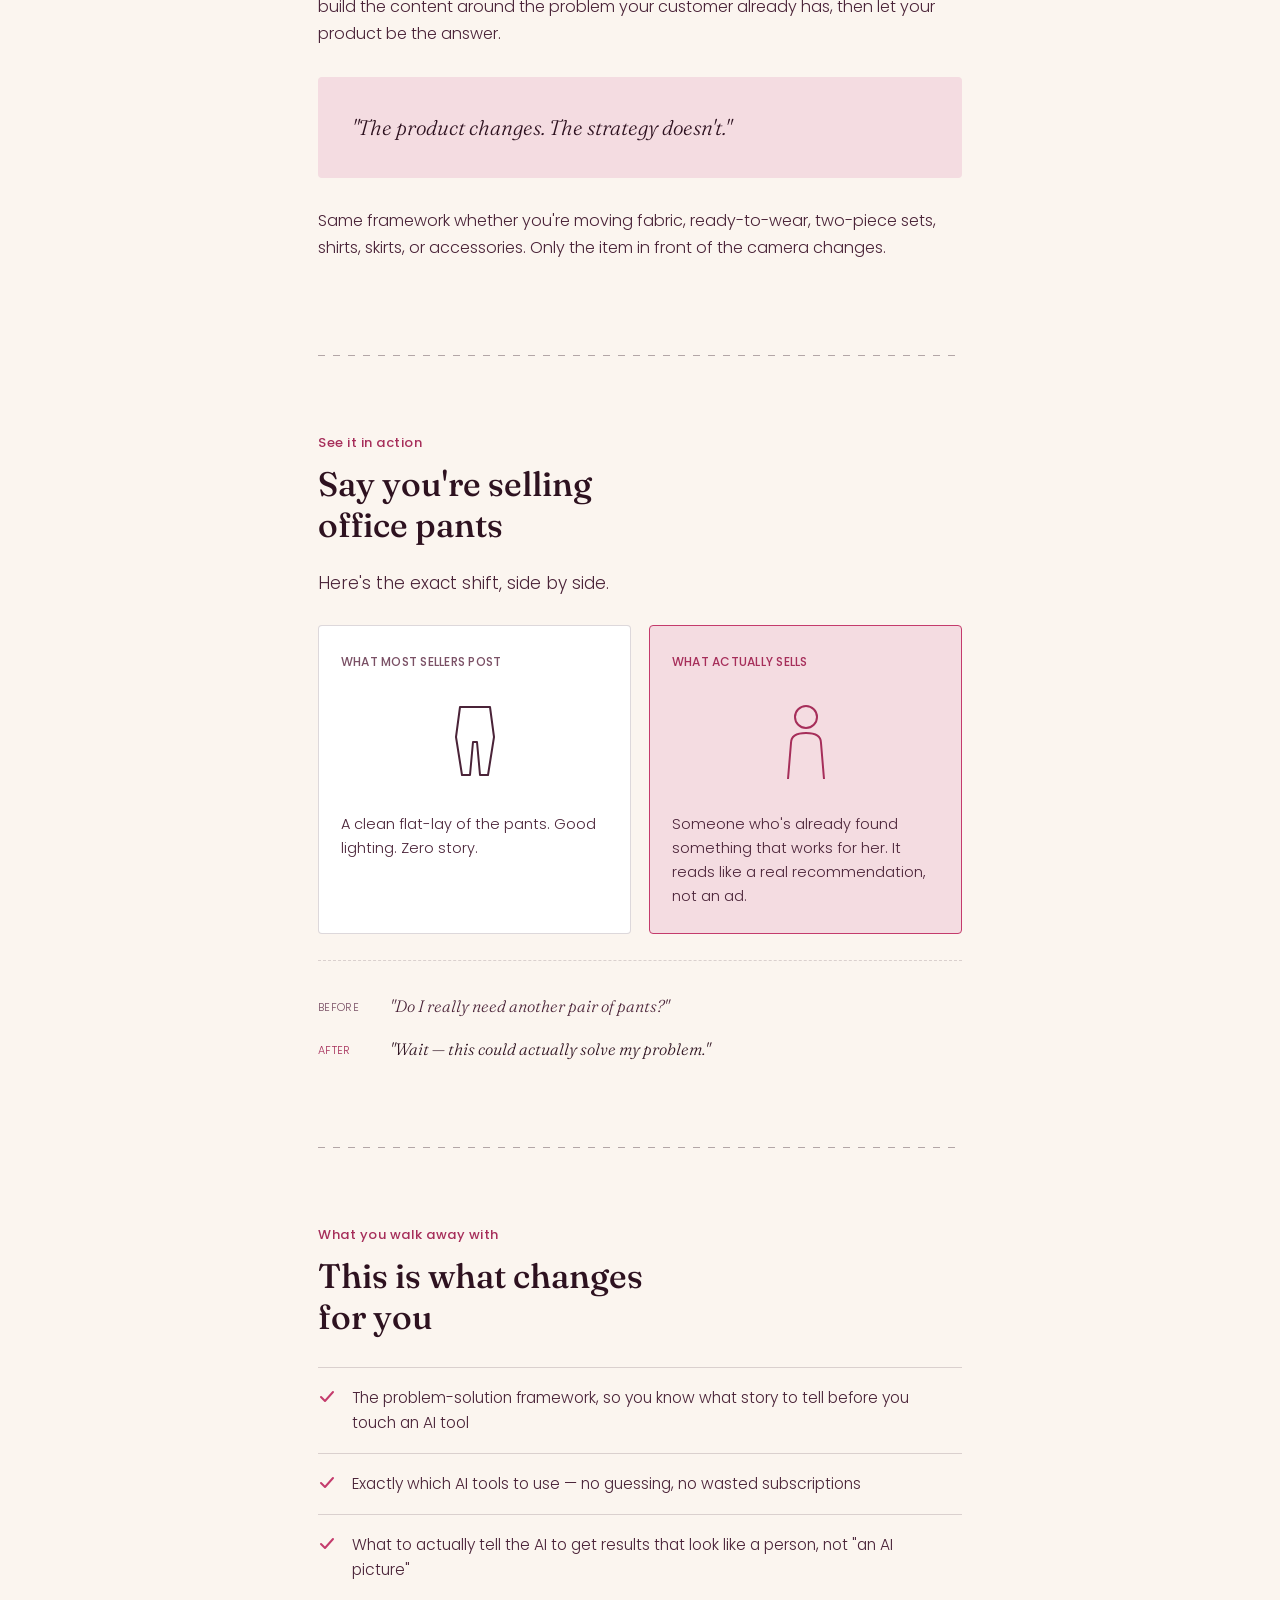
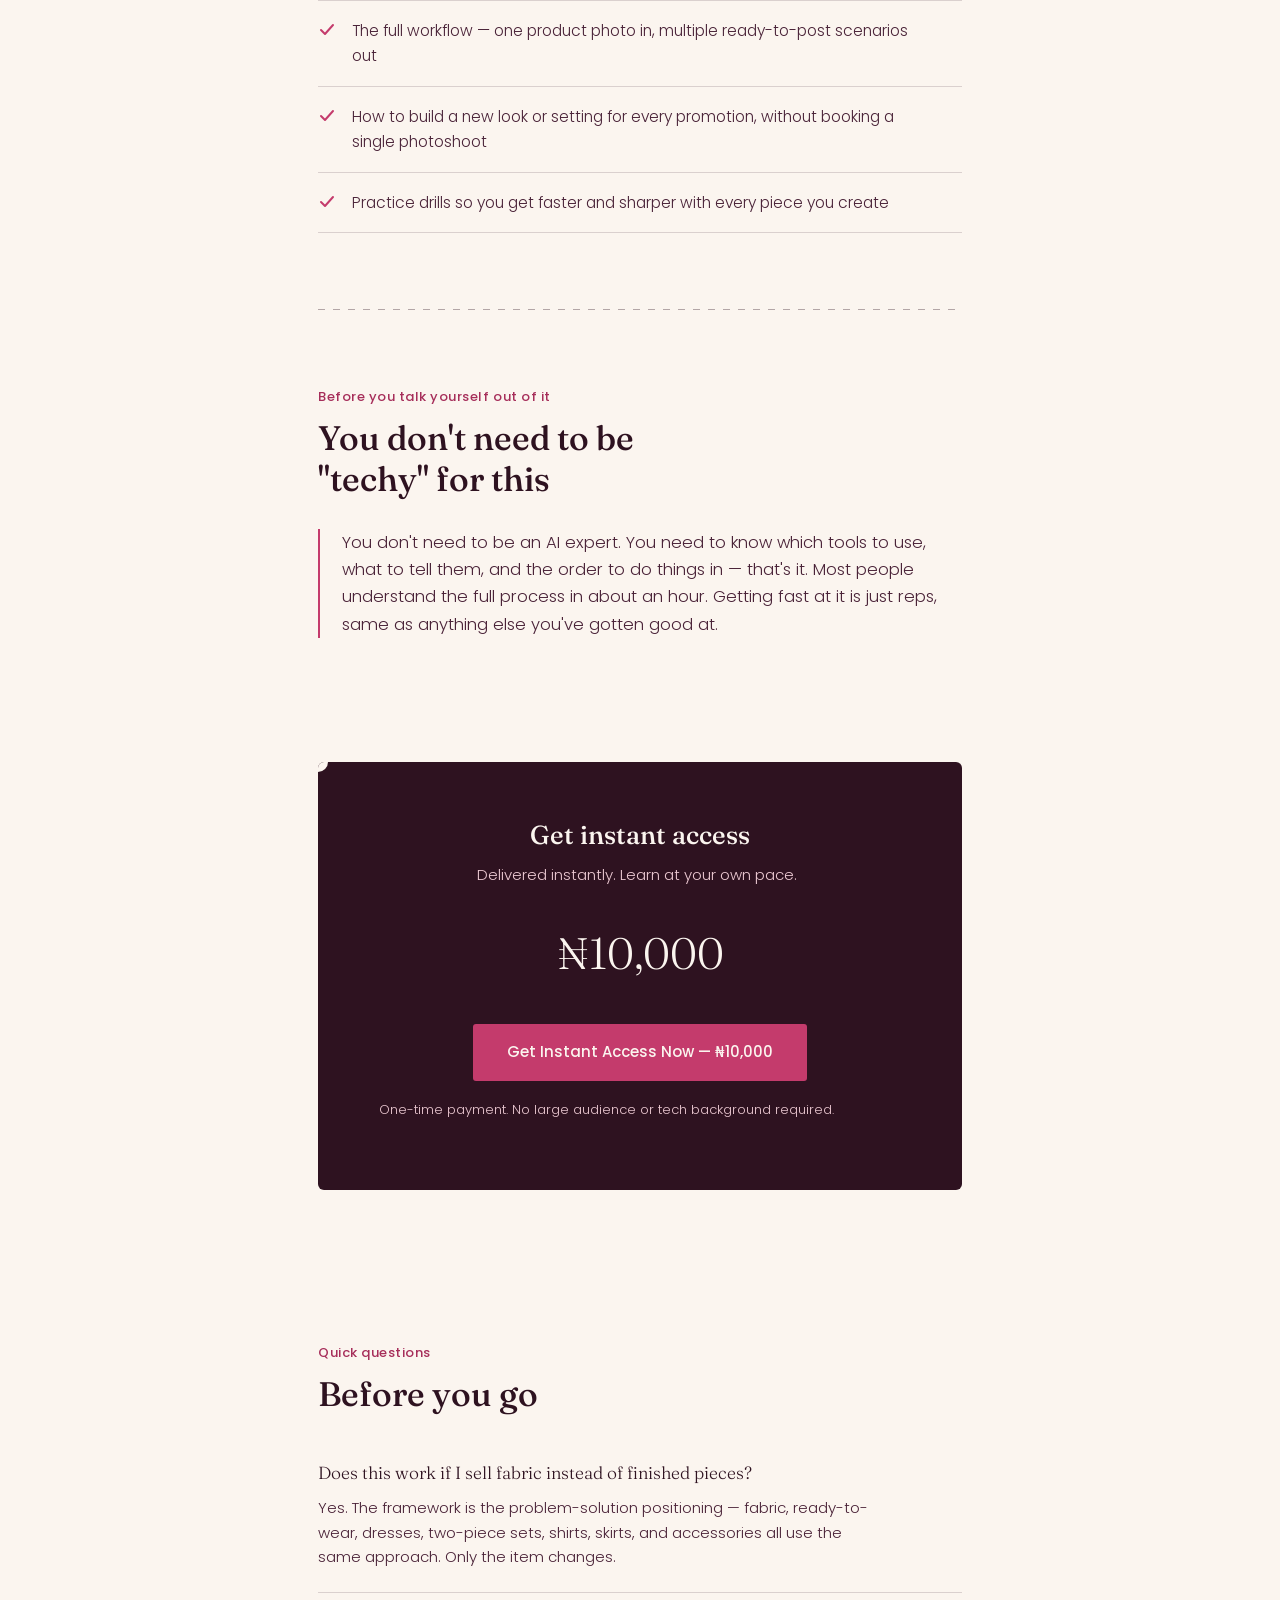
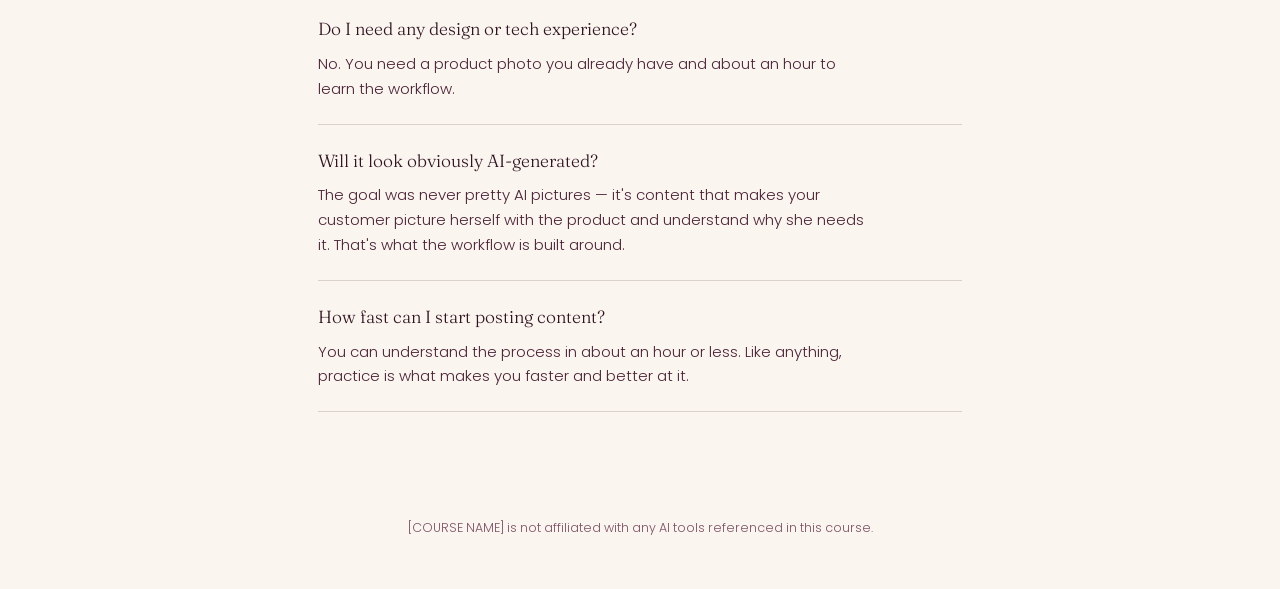
<file: ai-fashion-course-sales-page.html>
<!DOCTYPE html>
<html lang="en">
<head>
<meta charset="UTF-8">
<meta name="viewport" content="width=device-width, initial-scale=1.0">
<title>Your Clothes Aren't the Problem</title>
<link rel="preconnect" href="https://fonts.googleapis.com">
<link rel="preconnect" href="https://fonts.gstatic.com" crossorigin>
<link href="https://fonts.googleapis.com/css2?family=Fraunces:ital,opsz,wght@0,9..144,400;0,9..144,500;0,9..144,600;1,9..144,500&family=Poppins:wght@300;400;500;600&display=swap" rel="stylesheet">
<style>
  :root{
    --cream: #FBF5EF;
    --blush: #F4DCE1;
    --blush-deep: #ECC9D2;
    --magenta: #C43B6C;
    --magenta-deep: #A62E5A;
    --aubergine: #2E1220;
    --ink: #4A2338;
    --ink-soft: #7A5065;
    --line: rgba(46,18,32,0.16);
  }

  *{ box-sizing: border-box; }

  html{ scroll-behavior: smooth; }

  body{
    margin:0;
    background: var(--cream);
    color: var(--ink);
    font-family: 'Poppins', sans-serif;
    font-weight: 300;
    line-height: 1.65;
    -webkit-font-smoothing: antialiased;
  }

  h1,h2,h3{
    font-family: 'Fraunces', serif;
    color: var(--aubergine);
    margin: 0;
    font-weight: 500;
  }

  .wrap{
    max-width: 700px;
    margin: 0 auto;
    padding: 0 28px;
  }

  section{ padding: 76px 0; }

  p{ margin: 0 0 18px; max-width: 62ch; }

  /* stitch divider — recurring brand motif */
  .stitch{
    height: 1px;
    width: 100%;
    background-image: repeating-linear-gradient(90deg, var(--aubergine) 0 7px, transparent 7px 15px);
    opacity: 0.35;
  }

  .badge{
    display: inline-flex;
    align-items: center;
    gap: 8px;
    padding: 7px 16px 7px 14px;
    background: var(--blush);
    border-radius: 3px;
    font-size: 13px;
    letter-spacing: 0.02em;
    color: var(--magenta-deep);
    font-weight: 500;
    margin-bottom: 28px;
  }
  .badge::before{
    content: "";
    width: 7px;
    height: 7px;
    border-radius: 50%;
    background: var(--magenta);
    flex-shrink: 0;
  }

  /* ---------- HERO ---------- */
  .hero{
    padding-top: 92px;
    padding-bottom: 60px;
    position: relative;
  }
  .hero-shape{
    position: absolute;
    top: 40px;
    right: -60px;
    width: 260px;
    height: 260px;
    background: var(--blush);
    border-radius: 46% 54% 61% 39% / 51% 44% 56% 49%;
    z-index: 0;
    opacity: 0.9;
  }
  .hero-inner{ position: relative; z-index: 1; }

  h1.headline{
    font-size: clamp(34px, 6vw, 50px);
    line-height: 1.14;
    letter-spacing: -0.01em;
  }
  h1.headline .accent{
    color: var(--magenta);
    font-style: italic;
  }

  .sub{
    font-size: 18px;
    color: var(--ink);
    margin-top: 24px;
    max-width: 54ch;
  }

  .cta-btn{
    display: inline-block;
    background: var(--aubergine);
    color: var(--cream);
    font-family: 'Poppins', sans-serif;
    font-weight: 500;
    font-size: 15px;
    text-decoration: none;
    padding: 16px 34px;
    border-radius: 3px;
    margin-top: 8px;
    transition: background 0.2s ease, transform 0.2s ease;
    border: none;
    cursor: pointer;
  }
  .cta-btn:hover{ background: var(--magenta-deep); transform: translateY(-1px); }
  .cta-btn.secondary{
    background: transparent;
    color: var(--aubergine);
    border: 1.5px solid var(--aubergine);
  }
  .cta-btn.secondary:hover{ background: var(--aubergine); color: var(--cream); }

  .cta-row{ margin-top: 30px; }

  /* ---------- SECTION: cycle ---------- */
  .eyebrow{
    font-size: 13px;
    letter-spacing: 0.04em;
    color: var(--magenta-deep);
    font-weight: 500;
    margin-bottom: 10px;
    display: block;
  }

  h2.section-title{
    font-size: clamp(26px, 4vw, 34px);
    line-height: 1.22;
    margin-bottom: 22px;
    max-width: 16ch;
  }

  .lede{ font-size: 17px; }

  .split-line{
    display: flex;
    gap: 22px;
    align-items: baseline;
    padding: 18px 0;
    border-bottom: 1px solid var(--line);
  }
  .split-line:first-of-type{ border-top: 1px solid var(--line); }
  .split-line .label{
    flex: 0 0 118px;
    font-size: 13px;
    letter-spacing: 0.02em;
    color: var(--ink-soft);
    font-weight: 500;
  }
  .split-line .val{ font-size: 17px; color: var(--aubergine); font-family: 'Fraunces', serif; }

  /* ---------- SECTION: reframe ---------- */
  .reframe-box{
    background: var(--blush);
    border-radius: 4px;
    padding: 36px 34px;
    margin: 30px 0;
  }
  .reframe-box p{ margin-bottom: 0; }
  .reframe-box .big{
    font-family: 'Fraunces', serif;
    font-style: italic;
    font-size: 21px;
    color: var(--aubergine);
    line-height: 1.4;
  }

  .strategy-line{
    display: flex;
    justify-content: space-between;
    gap: 20px;
    margin-top: 26px;
    font-size: 14px;
    color: var(--ink-soft);
  }

  /* ---------- SECTION: example ---------- */
  .example-panels{
    display: grid;
    grid-template-columns: 1fr 1fr;
    gap: 18px;
    margin-top: 28px;
  }
  @media (max-width: 560px){ .example-panels{ grid-template-columns: 1fr; } }

  .panel{
    border: 1px solid var(--line);
    border-radius: 4px;
    padding: 26px 22px 24px;
    background: #fff;
  }
  .panel.win{ border-color: var(--magenta); background: var(--blush); }
  .panel-tag{
    font-size: 12px;
    letter-spacing: 0.02em;
    text-transform: uppercase;
    color: var(--ink-soft);
    font-weight: 500;
    margin-bottom: 16px;
    display: block;
  }
  .panel.win .panel-tag{ color: var(--magenta-deep); }

  .icon-box{
    height: 110px;
    display: flex;
    align-items: center;
    justify-content: center;
    margin-bottom: 16px;
  }
  .icon-box svg{ height: 90px; width: auto; }

  .panel-caption{
    font-size: 14.5px;
    color: var(--ink);
    margin: 0;
  }

  .shift{
    margin-top: 26px;
    padding-top: 24px;
    border-top: 1px dashed var(--line);
  }
  .shift-row{
    display: flex;
    align-items: center;
    gap: 14px;
    font-family: 'Fraunces', serif;
    font-size: 16.5px;
    padding: 8px 0;
  }
  .shift-row .tag{
    font-size: 11px;
    font-family: 'Poppins', sans-serif;
    letter-spacing: 0.03em;
    text-transform: uppercase;
    color: var(--ink-soft);
    flex: 0 0 58px;
  }
  .shift-row.after .tag{ color: var(--magenta-deep); }
  .shift-row.after span:last-child{ color: var(--aubergine); }
  .shift-row span:last-child{ font-style: italic; }

  /* ---------- SECTION: whats inside ---------- */
  .inside-list{ margin-top: 28px; }
  .inside-item{
    display: flex;
    gap: 16px;
    padding: 17px 0;
    border-bottom: 1px solid var(--line);
  }
  .inside-item:first-child{ border-top: 1px solid var(--line); }
  .inside-item .mark{
    flex-shrink: 0;
    width: 18px;
    height: 18px;
    margin-top: 3px;
  }
  .inside-item .mark svg{ width: 100%; height: 100%; }
  .inside-item p{ margin: 0; font-size: 15.5px; color: var(--ink); }

  /* ---------- SECTION: objection ---------- */
  .quote-block{
    border-left: 2.5px solid var(--magenta);
    padding-left: 22px;
    margin: 28px 0;
  }
  .quote-block p{ font-size: 16.5px; }

  /* ---------- SECTION: price ---------- */
  .price-section{
    background: var(--aubergine);
    border-radius: 6px;
    padding: 52px 40px;
    text-align: center;
    position: relative;
    overflow: hidden;
  }
  .price-section::before{
    content: "";
    position: absolute;
    top: -10px; left: -10px;
    width: 20px; height: 20px;
    border-radius: 50%;
    background: var(--cream);
  }
  .price-section h2{ color: var(--cream); font-size: 26px; margin-bottom: 6px; }
  .price-section .desc{ color: var(--blush-deep); font-size: 15px; margin-bottom: 30px; }
  .price-tag{
    display: inline-block;
    font-family: 'Fraunces', serif;
    font-size: 44px;
    color: var(--cream);
    margin-bottom: 26px;
  }
  .price-tag .placeholder{ color: var(--blush); }
  .price-note{ color: var(--blush-deep); font-size: 13px; margin-top: 18px; }
  .price-section .cta-btn{ background: var(--magenta); }
  .price-section .cta-btn:hover{ background: var(--blush); color: var(--aubergine); }

  /* ---------- FAQ ---------- */
  .faq-item{
    padding: 22px 0;
    border-bottom: 1px solid var(--line);
  }
  .faq-item:first-child{ border-top: 1px solid var(--line); }
  .faq-q{
    font-family: 'Fraunces', serif;
    font-size: 17.5px;
    color: var(--aubergine);
    margin-bottom: 8px;
  }
  .faq-a{ font-size: 15px; color: var(--ink); margin: 0; }

  /* ---------- CLOSING ---------- */
  .closing{ text-align: center; padding-top: 60px; padding-bottom: 100px; }
  .closing h2{
    font-size: clamp(24px, 4vw, 30px);
    max-width: 30ch;
    margin: 0 auto 30px;
    line-height: 1.3;
  }
  .closing .accent{ color: var(--magenta); font-style: italic; }

  footer{
    text-align: center;
    padding: 30px 0 50px;
    font-size: 12.5px;
    color: var(--ink-soft);
  }

  ::selection{ background: var(--blush-deep); }
</style>
</head>
<body>

<div class="wrap hero">
  <div class="hero-shape"></div>
  <div class="hero-inner">
    <span class="badge">For fashion sellers tired of posting and begging for sales</span>
    <h1 class="headline">Your competitors restock every month.<br><span class="accent">You're still begging customers to buy old stock from months back.</span></h1>
    <p class="sub">Most sellers post a clean photo of the item and wait. The ones actually converting are using AI to show the customer their problem getting solved — before price ever comes up.</p>
    <div class="cta-row">
      <a href="#price" class="cta-btn">See how it works for ₦10,000</a>
    </div>
  </div>
</div>

<div class="wrap"><div class="stitch"></div></div>

<div class="wrap">
  <section>
    <span class="eyebrow">The cycle you already know</span>
    <h2 class="section-title">You post it well. Nobody buys it.</h2>
    <p class="lede">Good lighting. A decent caption. The piece is nice. People like it, maybe. But it doesn't move — and the instinct is to blame the price, drop it, and hope the next post does better.</p>
    <p>Here's the part that's easy to miss: it's usually not the piece, and it's not the price either. It's that you're showing people <em>what</em> you sell instead of <em>why</em> they need it. One is a product photo. The other is a reason to buy today.</p>

    <div class="split-line">
      <span class="label">Right now</span>
      <span class="val">Showing people what you sell</span>
    </div>
    <div class="split-line">
      <span class="label">What sells</span>
      <span class="val">Showing them why they need it</span>
    </div>
  </section>
</div>

<div class="wrap"><div class="stitch"></div></div>

<div class="wrap">
  <section>
    <span class="eyebrow">The reframe</span>
    <h2 class="section-title">The product was never the problem</h2>
    <p>The brands winning right now don't necessarily have the best products — they're just better at making people want them. That comes down to one shift: build the content around the problem your customer already has, then let your product be the answer.</p>

    <div class="reframe-box">
      <p class="big">"The product changes. The strategy doesn't."</p>
    </div>

    <p>Same framework whether you're moving fabric, ready-to-wear, two-piece sets, shirts, skirts, or accessories. Only the item in front of the camera changes.</p>
  </section>
</div>

<div class="wrap"><div class="stitch"></div></div>

<div class="wrap">
  <section>
    <span class="eyebrow">See it in action</span>
    <h2 class="section-title">Say you're selling office pants</h2>
    <p class="lede">Here's the exact shift, side by side.</p>

    <div class="example-panels">
      <div class="panel">
        <span class="panel-tag">What most sellers post</span>
        <div class="icon-box">
          <svg viewBox="0 0 90 90" fill="none">
            <path d="M30 10 H60 L64 40 L58 78 H50 L47 45 L43 45 L40 78 H32 L26 40 Z" stroke="#4A2338" stroke-width="2" stroke-linejoin="round"/>
          </svg>
        </div>
        <p class="panel-caption">A clean flat-lay of the pants. Good lighting. Zero story.</p>
      </div>
      <div class="panel win">
        <span class="panel-tag">What actually sells</span>
        <div class="icon-box">
          <svg viewBox="0 0 90 90" fill="none">
            <circle cx="45" cy="20" r="11" stroke="#A62E5A" stroke-width="2"/>
            <path d="M27 82 L30 46 Q30 36 45 36 Q60 36 60 46 L63 82" stroke="#A62E5A" stroke-width="2" stroke-linejoin="round"/>
          </svg>
        </div>
        <p class="panel-caption">Someone who's already found something that works for her. It reads like a real recommendation, not an ad.</p>
      </div>
    </div>

    <div class="shift">
      <div class="shift-row before">
        <span class="tag">Before</span>
        <span>"Do I really need another pair of pants?"</span>
      </div>
      <div class="shift-row after">
        <span class="tag">After</span>
        <span>"Wait — this could actually solve my problem."</span>
      </div>
    </div>
  </section>
</div>

<div class="wrap"><div class="stitch"></div></div>

<div class="wrap">
  <section>
    <span class="eyebrow">What you walk away with</span>
    <h2 class="section-title">This is what changes for you</h2>

    <div class="inside-list">
      <div class="inside-item">
        <span class="mark"><svg viewBox="0 0 18 18" fill="none"><path d="M3 9L7 13L15 4" stroke="#C43B6C" stroke-width="2" stroke-linecap="round" stroke-linejoin="round"/></svg></span>
        <p>The problem-solution framework, so you know what story to tell before you touch an AI tool</p>
      </div>
      <div class="inside-item">
        <span class="mark"><svg viewBox="0 0 18 18" fill="none"><path d="M3 9L7 13L15 4" stroke="#C43B6C" stroke-width="2" stroke-linecap="round" stroke-linejoin="round"/></svg></span>
        <p>Exactly which AI tools to use — no guessing, no wasted subscriptions</p>
      </div>
      <div class="inside-item">
        <span class="mark"><svg viewBox="0 0 18 18" fill="none"><path d="M3 9L7 13L15 4" stroke="#C43B6C" stroke-width="2" stroke-linecap="round" stroke-linejoin="round"/></svg></span>
        <p>What to actually tell the AI to get results that look like a person, not "an AI picture"</p>
      </div>
      <div class="inside-item">
        <span class="mark"><svg viewBox="0 0 18 18" fill="none"><path d="M3 9L7 13L15 4" stroke="#C43B6C" stroke-width="2" stroke-linecap="round" stroke-linejoin="round"/></svg></span>
        <p>The full workflow — one product photo in, multiple ready-to-post scenarios out</p>
      </div>
      <div class="inside-item">
        <span class="mark"><svg viewBox="0 0 18 18" fill="none"><path d="M3 9L7 13L15 4" stroke="#C43B6C" stroke-width="2" stroke-linecap="round" stroke-linejoin="round"/></svg></span>
        <p>How to build a new look or setting for every promotion, without booking a single photoshoot</p>
      </div>
      <div class="inside-item">
        <span class="mark"><svg viewBox="0 0 18 18" fill="none"><path d="M3 9L7 13L15 4" stroke="#C43B6C" stroke-width="2" stroke-linecap="round" stroke-linejoin="round"/></svg></span>
        <p>Practice drills so you get faster and sharper with every piece you create</p>
      </div>
    </div>
  </section>
</div>

<div class="wrap"><div class="stitch"></div></div>

<div class="wrap">
  <section>
    <span class="eyebrow">Before you talk yourself out of it</span>
    <h2 class="section-title">You don't need to be "techy" for this</h2>
    <div class="quote-block">
      <p>You don't need to be an AI expert. You need to know which tools to use, what to tell them, and the order to do things in — that's it. Most people understand the full process in about an hour. Getting fast at it is just reps, same as anything else you've gotten good at.</p>
    </div>
  </section>
</div>

<div class="wrap" id="price">
  <section style="padding-top:20px;">
    <div class="price-section">
      <h2>Get instant access</h2>
      <p class="desc">Delivered instantly. Learn at your own pace.</p>
      <div class="price-tag">₦10,000</div>
      <div>
        <a href="https://nestuge.com/wisdomai" class="cta-btn" target="_blank">Get Instant Access Now &mdash; ₦10,000</a>
      </div>
      <p class="price-note">One-time payment. No large audience or tech background required.</p>
    </div>
  </section>
</div>

<div class="wrap">
  <section>
    <span class="eyebrow">Quick questions</span>
    <h2 class="section-title" style="max-width:none;">Before you go</h2>

    <div class="faq-item">
      <p class="faq-q">Does this work if I sell fabric instead of finished pieces?</p>
      <p class="faq-a">Yes. The framework is the problem-solution positioning — fabric, ready-to-wear, dresses, two-piece sets, shirts, skirts, and accessories all use the same approach. Only the item changes.</p>
    </div>
    <div class="faq-item">
      <p class="faq-q">Do I need any design or tech experience?</p>
      <p class="faq-a">No. You need a product photo you already have and about an hour to learn the workflow.</p>
    </div>
    <div class="faq-item">
      <p class="faq-q">Will it look obviously AI-generated?</p>
      <p class="faq-a">The goal was never pretty AI pictures — it's content that makes your customer picture herself with the product and understand why she needs it. That's what the workflow is built around.</p>
    </div>
    <div class="faq-item">
      <p class="faq-q">How fast can I start posting content?</p>
      <p class="faq-a">You can understand the process in about an hour or less. Like anything, practice is what makes you faster and better at it.</p>
    </div>
  </section>
</div>

<footer>[COURSE NAME] is not affiliated with any AI tools referenced in this course.</footer>

</body>
</html>
</file>
<file: css/style.css>
/* ==========================================================================
   Fashion AI Strategy — Luxury Editorial Landing Page
   Pixel-Accurate Match to Design Template + Full Body Content
   ========================================================================== */

:root {
  /* Brand Palette */
  --bg-canvas: #faf6f2;
  --bg-soft: #f6f0ea;
  --bg-card: #ffffff;
  --color-primary: #350b20;
  --color-primary-hover: #4a102e;
  --color-primary-dark: #220414;
  
  --color-accent-wine: #80183b;
  --color-accent-rose: #b8325a;
  --color-accent-soft: #fbebee;
  --color-accent-border: #f3d4dc;
  
  --text-headline: #180d14;
  --text-body: #50444c;
  --text-muted: #796c73;
  --text-light: #ffffff;

  /* Typography */
  --font-serif: 'Playfair Display', Georgia, serif;
  --font-sans: 'Plus Jakarta Sans', -apple-system, BlinkMacSystemFont, 'Segoe UI', Roboto, sans-serif;

  /* Elevation */
  --shadow-card: 0 16px 36px -4px rgba(45, 10, 28, 0.07), 0 4px 12px rgba(0, 0, 0, 0.02);
  --shadow-floating: 0 20px 40px -4px rgba(40, 10, 25, 0.11), 0 6px 16px rgba(0, 0, 0, 0.03);
  --shadow-btn: 0 8px 24px rgba(53, 11, 32, 0.26);

  --transition: all 0.24s cubic-bezier(0.16, 1, 0.3, 1);
}

/* Reset & Base */
*, *::before, *::after {
  box-sizing: border-box;
  margin: 0;
  padding: 0;
}

html {
  font-size: 16px;
  scroll-behavior: smooth;
  -webkit-font-smoothing: antialiased;
  -moz-osx-font-smoothing: grayscale;
}

body {
  font-family: var(--font-sans);
  background-color: var(--bg-canvas);
  color: var(--text-body);
  min-height: 100vh;
  overflow-x: hidden;
  position: relative;
  line-height: 1.6;
}

/* ==========================================================================
   Header & Navigation
   ========================================================================== */

.site-header {
  position: sticky;
  top: 0;
  z-index: 120;
  background-color: var(--bg-canvas);
  width: 100%;
  border-bottom: 1px solid rgba(230, 218, 222, 0.35);
  transition: var(--transition);
}

.site-header.scrolled {
  background-color: rgba(250, 246, 242, 0.94);
  backdrop-filter: blur(12px);
  border-bottom-color: rgba(215, 195, 202, 0.5);
  box-shadow: 0 4px 20px rgba(50, 10, 30, 0.03);
}

.header-inner {
  max-width: 1440px;
  margin: 0 auto;
  height: 80px;
  padding: 0 54px;
  display: flex;
  align-items: center;
  justify-content: space-between;
}

/* Brand Logo */
.brand-logo {
  display: flex;
  align-items: center;
  gap: 12px;
  text-decoration: none;
  color: var(--text-headline);
  transition: opacity 0.2s ease, transform 0.2s ease;
}

.brand-logo:hover {
  opacity: 0.95;
}

.brand-logo-img {
  width: 42px;
  height: 42px;
  border-radius: 50%;
  object-fit: cover;
  display: block;
  flex-shrink: 0;
  box-shadow: 0 3px 10px rgba(53, 11, 32, 0.22);
  border: 1.5px solid rgba(196, 59, 108, 0.25);
  transition: transform 0.25s cubic-bezier(0.16, 1, 0.3, 1), box-shadow 0.25s ease;
}

.brand-logo:hover .brand-logo-img {
  transform: scale(1.06);
  box-shadow: 0 6px 16px rgba(53, 11, 32, 0.32);
}

.brand-icon {
  width: 38px;
  height: 38px;
  background-color: var(--color-primary);
  border-radius: 8px;
  display: flex;
  align-items: center;
  justify-content: center;
  color: #ffffff;
  font-family: var(--font-serif);
  font-size: 22px;
  font-weight: 700;
  line-height: 1;
  box-shadow: 0 4px 10px rgba(53, 11, 32, 0.2);
}

.brand-text {
  font-family: var(--font-serif);
  font-size: 1.35rem;
  font-weight: 700;
  letter-spacing: -0.01em;
  color: var(--text-headline);
}

.brand-subtext {
  font-style: italic;
  font-weight: 400;
}

/* Desktop Navigation */
.nav-menu {
  display: flex;
  align-items: center;
}

.nav-list {
  display: flex;
  list-style: none;
  gap: 36px;
  align-items: center;
}

.nav-link {
  font-family: var(--font-sans);
  font-size: 0.92rem;
  font-weight: 500;
  color: #3b2c34;
  text-decoration: none;
  transition: var(--transition);
  position: relative;
  padding: 4px 0;
}

.nav-link::after {
  content: '';
  position: absolute;
  bottom: 0;
  left: 0;
  width: 0%;
  height: 2px;
  background-color: var(--color-accent-rose);
  transition: width 0.24s ease;
  border-radius: 1px;
}

.nav-link:hover {
  color: var(--color-accent-wine);
}

.nav-link:hover::after {
  width: 100%;
}

/* Header Buttons */
.header-actions {
  display: flex;
  align-items: center;
  gap: 16px;
}

.btn-outline-header,
.btn-enroll-header {
  display: inline-flex;
  align-items: center;
  gap: 8px;
  background-color: transparent;
  color: var(--color-primary);
  border: 1.5px solid rgba(53, 11, 32, 0.45);
  padding: 10px 22px;
  border-radius: 9999px;
  font-family: var(--font-sans);
  font-size: 0.88rem;
  font-weight: 600;
  cursor: pointer;
  transition: var(--transition);
  text-decoration: none;
}

.btn-outline-header:hover,
.btn-enroll-header:hover {
  background-color: var(--color-primary);
  border-color: var(--color-primary);
  color: #ffffff;
  transform: translateY(-1px);
  box-shadow: 0 8px 24px rgba(53, 11, 32, 0.22);
}

.nav-caret {
  font-size: 0.62rem;
  opacity: 0.6;
  margin-left: 2px;
  transition: transform 0.2s ease;
  display: inline-block;
}

.nav-link:hover .nav-caret {
  opacity: 1;
  transform: translateY(1px);
}

.btn-arrow {
  display: inline-block;
  font-size: 1.05rem;
  transition: transform 0.2s ease;
}

.btn-enroll-header:hover .btn-arrow,
.btn-primary-enroll:hover .btn-arrow {
  transform: translateX(3px);
}

/* Mobile Menu Toggle */
.mobile-menu-btn {
  display: none;
  flex-direction: column;
  justify-content: center;
  gap: 6px;
  width: 42px;
  height: 42px;
  background: none;
  border: none;
  cursor: pointer;
  padding: 4px;
}

.mobile-menu-btn span {
  display: block;
  height: 2.2px;
  width: 24px;
  background-color: var(--text-headline);
  border-radius: 2px;
  transition: transform 0.3s cubic-bezier(0.16, 1, 0.3, 1), opacity 0.3s ease;
  transform-origin: center;
}

.mobile-menu-btn.active span:first-child,
.mobile-menu-btn[aria-expanded="true"] span:first-child {
  transform: translateY(4px) rotate(45deg);
}

.mobile-menu-btn.active span:last-child,
.mobile-menu-btn[aria-expanded="true"] span:last-child {
  transform: translateY(-4px) rotate(-45deg);
}

/* Mobile Drawer */
.mobile-drawer {
  position: fixed;
  top: 80px;
  left: 0;
  width: 100%;
  background: rgba(250, 246, 242, 0.98);
  backdrop-filter: blur(16px);
  -webkit-backdrop-filter: blur(16px);
  border-bottom: 1px solid var(--color-accent-border);
  box-shadow: var(--shadow-card);
  padding: 24px 32px 32px;
  display: none;
  z-index: 110;
  transform: translateY(-10px);
  opacity: 0;
  transition: all 0.3s ease;
}

.mobile-drawer.open {
  display: block;
  transform: translateY(0);
  opacity: 1;
}

.mobile-nav-list {
  list-style: none;
  display: flex;
  flex-direction: column;
  gap: 16px;
  margin-bottom: 24px;
}

.mobile-nav-link {
  font-size: 1.1rem;
  font-weight: 600;
  color: var(--text-headline);
  text-decoration: none;
  transition: color 0.2s ease, padding-left 0.2s ease;
  display: block;
}

.mobile-nav-link:hover {
  color: var(--color-accent-rose);
  padding-left: 6px;
}

/* Mobile Drawer CTA Button */
.mobile-drawer-cta {
  padding-top: 16px;
  border-top: 1px solid rgba(53, 11, 32, 0.08);
}

.btn-primary-enroll {
  display: inline-flex;
  align-items: center;
  justify-content: center;
  gap: 10px;
  width: 100%;
  padding: 16px 24px;
  background: linear-gradient(135deg, var(--color-accent-rose) 0%, var(--color-primary) 100%);
  color: #ffffff;
  border: 1px solid rgba(255, 255, 255, 0.22);
  border-radius: 9999px;
  font-family: var(--font-sans);
  font-size: 0.98rem;
  font-weight: 700;
  letter-spacing: 0.01em;
  cursor: pointer;
  box-shadow: 
    0 10px 24px -4px rgba(184, 50, 90, 0.42),
    0 4px 12px rgba(53, 11, 32, 0.22);
  transition: all 0.3s cubic-bezier(0.16, 1, 0.3, 1);
  text-decoration: none;
  min-height: 52px;
  text-align: center;
}

.btn-primary-enroll:hover {
  background: linear-gradient(135deg, #cf3d69 0%, var(--color-primary-hover) 100%);
  box-shadow: 
    0 14px 30px -4px rgba(184, 50, 90, 0.55),
    0 6px 16px rgba(53, 11, 32, 0.3);
  transform: translateY(-2px);
}

.btn-primary-enroll:active {
  transform: scale(0.98);
  box-shadow: 0 4px 12px rgba(53, 11, 32, 0.2);
}

/* ==========================================================================
   Hero Section (Matching Reference Design Pattern & Current Color Scheme)
   ========================================================================== */

.hero-section {
  position: relative;
  padding: 20px 0 60px;
  overflow: hidden;
  background-color: var(--bg-canvas);
}

/* Blueprint Grid Texture & Radial Ambient Glow matching reference */
.hero-bg-grid {
  position: absolute;
  top: 0;
  right: 0;
  width: 680px;
  height: 680px;
  background-image: 
    linear-gradient(to right, rgba(184, 50, 90, 0.08) 1px, transparent 1px),
    linear-gradient(to bottom, rgba(184, 50, 90, 0.08) 1px, transparent 1px);
  background-size: 40px 40px;
  mask-image: radial-gradient(circle at 75% 30%, black 25%, transparent 75%);
  -webkit-mask-image: radial-gradient(circle at 75% 30%, black 25%, transparent 75%);
  pointer-events: none;
  z-index: 1;
}

.hero-ambient-glow {
  position: absolute;
  top: 3%;
  right: 5%;
  width: 580px;
  height: 580px;
  border-radius: 50%;
  background: radial-gradient(circle, rgba(236, 185, 200, 0.42) 0%, rgba(250, 246, 242, 0) 70%);
  filter: blur(55px);
  pointer-events: none;
  z-index: 1;
}



/* Hero Container */
.hero-container {
  position: relative;
  z-index: 5;
  max-width: 1440px;
  margin: 0 auto;
  padding: 0 54px;
}

/* Hero Two-Column Grid */
.hero-grid {
  display: grid;
  grid-template-columns: 1.1fr 1fr;
  align-items: center;
  gap: 40px;
  min-height: 540px;
}

/* Left Column: Copy */
.hero-copy {
  display: flex;
  flex-direction: column;
  align-items: flex-start;
  padding-top: 5px;
  position: relative;
  z-index: 6;
}

/* Eyebrow Tag matching reference "Advanced" style */
.hero-eyebrow {
  display: inline-flex;
  align-items: center;
  gap: 12px;
  margin-bottom: 18px;
}

.eyebrow-badge {
  font-family: var(--font-sans);
  font-size: 0.76rem;
  font-weight: 700;
  letter-spacing: 0.06em;
  text-transform: uppercase;
  color: var(--color-accent-rose);
  background: rgba(184, 50, 90, 0.1);
  border: 1px solid rgba(184, 50, 90, 0.28);
  padding: 5px 13px;
  border-radius: 9999px;
  display: inline-flex;
  align-items: center;
  gap: 6px;
}

.eyebrow-sub {
  font-size: 0.84rem;
  font-weight: 500;
  color: var(--text-muted);
  letter-spacing: 0.01em;
}

/* Headline */
.hero-headline {
  font-family: var(--font-serif);
  font-size: clamp(2.35rem, 3.1vw, 2.95rem);
  line-height: 1.13;
  font-weight: 700;
  color: var(--text-headline);
  letter-spacing: -0.02em;
  margin-bottom: 18px;
}

.headline-accent {
  color: var(--color-accent-rose);
  font-style: italic;
  font-weight: 600;
}

/* Description */
.hero-description {
  font-size: 1.02rem;
  line-height: 1.6;
  color: var(--text-body);
  max-width: 480px;
  margin-bottom: 26px;
}

/* Dual Action CTA Group Matching Reference */
.hero-cta-group {
  display: flex;
  align-items: center;
  gap: 16px;
  flex-wrap: wrap;
  margin-bottom: 18px;
}

.btn-hero-primary {
  display: inline-flex;
  align-items: center;
  justify-content: center;
  background-color: var(--color-primary);
  color: #ffffff;
  border: 1.5px solid var(--color-primary);
  padding: 14px 30px;
  border-radius: 9999px;
  font-family: var(--font-sans);
  font-size: 0.92rem;
  font-weight: 600;
  cursor: pointer;
  box-shadow: 0 10px 24px rgba(53, 11, 32, 0.26);
  transition: var(--transition);
  text-decoration: none;
}

.btn-hero-primary:hover {
  background-color: var(--color-primary-hover);
  border-color: var(--color-primary-hover);
  transform: translateY(-2px);
  box-shadow: 0 14px 32px rgba(53, 11, 32, 0.34);
}

.btn-hero-secondary {
  display: inline-flex;
  align-items: center;
  justify-content: center;
  background-color: transparent;
  color: var(--color-primary);
  border: 1.5px solid rgba(53, 11, 32, 0.42);
  padding: 14px 28px;
  border-radius: 9999px;
  font-family: var(--font-sans);
  font-size: 0.92rem;
  font-weight: 600;
  cursor: pointer;
  transition: var(--transition);
  text-decoration: none;
}

.btn-hero-secondary:hover {
  background-color: rgba(53, 11, 32, 0.06);
  border-color: var(--color-primary);
  transform: translateY(-2px);
}

/* Trust note */
.hero-trust-note {
  display: flex;
  align-items: center;
  gap: 8px;
  font-size: 0.8rem;
  color: var(--text-muted);
}

.trust-dot {
  width: 7px;
  height: 7px;
  border-radius: 50%;
  background-color: #27ae60;
  box-shadow: 0 0 8px rgba(39, 174, 96, 0.6);
  flex-shrink: 0;
}

/* ==========================================================================
   Right Column: Hero Stage, Disc, Breakout Cutout & Floating Cards
   ========================================================================== */

.hero-stage-wrapper {
  position: relative;
  display: flex;
  justify-content: center;
  align-items: center;
  min-height: 520px;
}

.hero-stage {
  position: relative;
  width: 100%;
  max-width: 520px;
  height: 520px;
  display: flex;
  justify-content: center;
  align-items: flex-end;
}

/* Decorative Curved Conduit Pipeline passing behind elements */
.hero-conduit-svg {
  position: absolute;
  top: 0;
  left: -20px;
  width: 112%;
  height: 100%;
  pointer-events: none;
  z-index: 2;
}

/* Large Circular Backdrop Disc (Matching Reference Deep Disc) */
.stage-circle-disc {
  position: absolute;
  top: 75px;
  left: 50%;
  transform: translateX(-50%);
  width: 410px;
  height: 410px;
  border-radius: 50%;
  background: radial-gradient(circle at 35% 30%, #501232 0%, #350b20 52%, #1a0310 100%);
  box-shadow: 
    0 24px 55px -10px rgba(45, 8, 26, 0.44),
    0 10px 22px rgba(0, 0, 0, 0.12),
    inset 0 1px 2px rgba(255, 255, 255, 0.24);
  z-index: 3;
}

/* Central Fashion Entrepreneur Cutout breaking out of the circle */
.stage-creator-figure {
  position: relative;
  z-index: 4;
  width: 385px;
  height: 515px;
  display: flex;
  justify-content: center;
  align-items: flex-end;
  pointer-events: auto;
}

.creator-cutout-img {
  width: 100%;
  height: 100%;
  object-fit: contain;
  object-position: bottom center;
  filter: drop-shadow(0 20px 30px rgba(35, 6, 20, 0.28));
  transition: transform 0.4s cubic-bezier(0.16, 1, 0.3, 1);
}

.hero-stage:hover .creator-cutout-img {
  transform: scale(1.018);
}

/* ==========================================================================
   Floating Glassmorphic Cards (Matching Reference Composition)
   ========================================================================== */

.hero-glass-card {
  position: absolute;
  z-index: 10;
  background: rgba(255, 255, 255, 0.92);
  backdrop-filter: blur(16px);
  -webkit-backdrop-filter: blur(16px);
  border: 1px solid rgba(255, 255, 255, 0.95);
  border-radius: 16px;
  padding: 14px 18px;
  box-shadow: 
    0 18px 40px -8px rgba(45, 10, 28, 0.16),
    0 4px 14px rgba(0, 0, 0, 0.04);
  display: flex;
  align-items: center;
  gap: 12px;
  transition: transform 0.3s cubic-bezier(0.16, 1, 0.3, 1), box-shadow 0.3s ease;
}

.hero-glass-card:hover {
  transform: translateY(-4px);
  box-shadow: 0 24px 48px -6px rgba(45, 10, 28, 0.22);
}

/* Floating Card 1: Studio AI (Bottom-Left) */
.card-studio-ai {
  bottom: 35px;
  left: -20px;
  min-width: 215px;
  animation: cardFloatLeft 6s ease-in-out infinite alternate;
}

/* Floating Card 2: Conversion Growth (Right Mid-Torso) */
.card-conversion-growth {
  top: 210px;
  right: -25px;
  min-width: 210px;
  animation: cardFloatRight 7s ease-in-out infinite alternate;
}

@keyframes cardFloatLeft {
  0% { transform: translateY(0); }
  100% { transform: translateY(-8px); }
}

@keyframes cardFloatRight {
  0% { transform: translateY(0); }
  100% { transform: translateY(8px); }
}

.glass-card-icon {
  width: 44px;
  height: 44px;
  border-radius: 12px;
  background: rgba(184, 50, 90, 0.12);
  color: var(--color-accent-rose);
  display: flex;
  align-items: center;
  justify-content: center;
  flex-shrink: 0;
}

.glass-card-icon.icon-growth {
  background: rgba(53, 11, 32, 0.1);
  color: var(--color-primary);
}

.glass-card-content {
  display: flex;
  flex-direction: column;
}

.glass-card-stat {
  font-family: var(--font-sans);
  font-size: 0.98rem;
  font-weight: 700;
  color: var(--text-headline);
  line-height: 1.25;
}

.glass-card-label {
  font-size: 0.76rem;
  color: var(--text-muted);
  font-weight: 500;
  margin-top: 3px;
}

/* ==========================================================================
   Hero Features Strip Bar
   ========================================================================== */

.hero-features-bar {
  margin-top: 50px;
  background-color: var(--bg-card);
  border: 1px solid rgba(235, 222, 226, 0.75);
  border-radius: 20px;
  box-shadow: var(--shadow-card);
  padding: 22px 36px;
  display: grid;
  grid-template-columns: 1fr auto 1fr auto 1fr auto 1fr;
  align-items: center;
  position: relative;
  z-index: 10;
}

.feature-item {
  display: flex;
  align-items: center;
  gap: 16px;
  padding: 6px 12px;
}

.feature-icon-circle {
  width: 44px;
  height: 44px;
  border-radius: 50%;
  background-color: var(--color-accent-soft);
  display: flex;
  align-items: center;
  justify-content: center;
  flex-shrink: 0;
  transition: transform 0.2s ease;
}

.feature-item:hover .feature-icon-circle {
  transform: scale(1.08);
}

.feature-text {
  display: flex;
  flex-direction: column;
}

.feature-title {
  font-size: 0.94rem;
  font-weight: 700;
  color: var(--text-headline);
  margin-bottom: 2px;
}

.feature-subtitle {
  font-size: 0.8rem;
  color: var(--text-muted);
}

.feature-divider {
  width: 1px;
  height: 38px;
  background-color: rgba(220, 204, 209, 0.6);
}

/* ==========================================================================
   Bottom Decorative Deep Wine Swoosh
   ========================================================================== */

.hero-bottom-swoosh {
  position: absolute;
  bottom: 0;
  left: 0;
  width: 100%;
  height: 140px;
  pointer-events: none;
  z-index: 2;
  overflow: hidden;
}

.swoosh-svg {
  width: 100%;
  height: 100%;
  display: block;
}

/* ==========================================================================
   Recurring Stitch Brand Motif
   ========================================================================== */

.section-stitch-wrap {
  max-width: 1100px;
  margin: 0 auto;
  padding: 0 40px;
}

.stitch-divider {
  height: 1px;
  width: 100%;
  background-image: repeating-linear-gradient(90deg, var(--color-primary) 0 8px, transparent 8px 18px);
  opacity: 0.22;
  margin: 20px 0;
}

/* ==========================================================================
   Content Sections Base Styling
   ========================================================================== */

.content-section {
  padding: 90px 0;
  position: relative;
}

.content-section.bg-soft {
  background-color: #f7f2ed;
}

.content-container {
  max-width: 1080px;
  margin: 0 auto;
  padding: 0 40px;
}

.text-center {
  text-align: center;
}

.section-header {
  margin-bottom: 54px;
}

.eyebrow-pill {
  display: inline-block;
  font-size: 0.76rem;
  font-weight: 700;
  letter-spacing: 0.08em;
  text-transform: uppercase;
  color: var(--color-accent-rose);
  background-color: var(--color-accent-soft);
  border: 1px solid var(--color-accent-border);
  padding: 6px 16px;
  border-radius: 9999px;
  margin-bottom: 18px;
}

.section-headline {
  font-family: var(--font-serif);
  font-size: clamp(2.2rem, 4.2vw, 3.1rem);
  font-weight: 700;
  color: var(--text-headline);
  line-height: 1.18;
  letter-spacing: -0.015em;
  margin-bottom: 20px;
}

.section-lede {
  font-size: 1.14rem;
  line-height: 1.68;
  color: var(--color-primary);
  max-width: 680px;
  margin: 0 auto 16px;
  font-weight: 400;
}

.section-subtext {
  font-size: 1rem;
  line-height: 1.7;
  color: var(--text-body);
  max-width: 680px;
  margin: 0 auto;
}

/* ==========================================================================
   SECTION 1: Problem vs Solution & Reframe Card
   ========================================================================== */

.split-comparison-card {
  background: var(--bg-card);
  border-radius: 20px;
  padding: 32px 40px;
  border: 1px solid rgba(235, 222, 226, 0.75);
  box-shadow: var(--shadow-card);
  max-width: 820px;
  margin: 0 auto 44px;
}

.split-row {
  display: flex;
  align-items: center;
  gap: 28px;
  padding: 16px 0;
}

.split-label {
  display: flex;
  align-items: center;
  gap: 12px;
  flex: 0 0 140px;
}

.split-indicator {
  width: 28px;
  height: 28px;
  border-radius: 50%;
  display: flex;
  align-items: center;
  justify-content: center;
  font-size: 0.82rem;
  font-weight: 700;
}

.split-indicator.status-bad {
  background: #fde8ec;
  color: #c0264d;
}

.split-indicator.status-good {
  background: #e8f5ec;
  color: #2e8540;
}

.split-tag {
  font-size: 0.88rem;
  font-weight: 700;
  letter-spacing: 0.02em;
  text-transform: uppercase;
}

.split-before .split-tag {
  color: #796c73;
}

.split-after .split-tag {
  color: var(--color-accent-wine);
}

.split-value {
  font-size: 1.05rem;
  color: var(--text-headline);
  line-height: 1.5;
}

.split-after .split-value {
  font-weight: 600;
}

.split-divider-line {
  height: 1px;
  background: rgba(220, 204, 209, 0.6);
  margin: 4px 0;
}

.reframe-editorial-card {
  background: linear-gradient(135deg, #fbecee 0%, #f6dfe5 100%);
  border: 1px solid rgba(235, 205, 215, 0.8);
  border-radius: 20px;
  padding: 44px 50px;
  max-width: 820px;
  margin: 0 auto;
  position: relative;
  overflow: hidden;
  box-shadow: var(--shadow-card);
}

.reframe-accent-mark {
  position: absolute;
  top: -15px;
  left: 25px;
  font-family: var(--font-serif);
  font-size: 120px;
  color: rgba(184, 50, 90, 0.12);
  line-height: 1;
  pointer-events: none;
}

.reframe-quote {
  font-family: var(--font-serif);
  font-size: clamp(1.45rem, 2.6vw, 1.85rem);
  font-style: italic;
  font-weight: 600;
  color: var(--color-primary);
  margin-bottom: 14px;
  line-height: 1.35;
  position: relative;
  z-index: 2;
}

.reframe-body {
  font-size: 1rem;
  line-height: 1.7;
  color: #4a3842;
  position: relative;
  z-index: 2;
  margin-bottom: 0;
}

/* ==========================================================================
   SECTION 2: The Method / Side-by-Side Example Panels
   ========================================================================== */

/* Method Section Tabs Navigation */
.method-tabs-nav {
  display: inline-flex;
  align-items: center;
  background: #ede3e7;
  padding: 6px;
  border-radius: 9999px;
  margin: 28px auto 38px;
  gap: 8px;
  box-shadow: inset 0 2px 5px rgba(53, 11, 32, 0.06);
  border: 1px solid rgba(230, 218, 222, 0.8);
  max-width: 100%;
}

.method-tab-btn {
  padding: 10px 22px;
  border-radius: 9999px;
  border: none;
  background: transparent;
  font-family: var(--font-sans);
  font-size: 0.88rem;
  font-weight: 600;
  color: var(--text-body);
  cursor: pointer;
  transition: all 0.25s ease;
  display: inline-flex;
  align-items: center;
  gap: 8px;
  white-space: nowrap;
}

.method-tab-btn .tab-sparkle {
  color: var(--color-accent-rose);
  font-size: 0.85rem;
  opacity: 0.7;
  transition: transform 0.25s ease;
}

.method-tab-btn:hover {
  color: var(--color-primary);
}

.method-tab-btn:hover .tab-sparkle {
  transform: rotate(30deg) scale(1.15);
  opacity: 1;
}

.method-tab-btn.active {
  background: #ffffff;
  color: var(--color-primary);
  box-shadow: 0 4px 14px rgba(53, 11, 32, 0.12);
}

.method-tab-btn.active .tab-sparkle {
  opacity: 1;
  color: var(--color-accent-rose);
}

/* Method Tab Panes */
.method-tab-pane {
  display: none;
  opacity: 0;
  transform: translateY(8px);
  transition: opacity 0.35s ease, transform 0.35s ease;
}

.method-tab-pane.active {
  display: block;
  opacity: 1;
  transform: translateY(0);
}

.method-panels-grid {
  display: grid;
  grid-template-columns: 1fr 1fr;
  gap: 32px;
  margin-bottom: 40px;
}

.method-panel {
  background: var(--bg-card);
  border-radius: 20px;
  border: 1px solid rgba(230, 218, 222, 0.7);
  box-shadow: var(--shadow-card);
  padding: 30px;
  display: flex;
  flex-direction: column;
  position: relative;
  transition: transform 0.3s ease, box-shadow 0.3s ease;
}

.method-panel:hover {
  transform: translateY(-4px);
}

.method-panel.panel-winning {
  border: 2px solid var(--color-accent-rose);
  background: #ffffff;
  box-shadow: 0 20px 48px -6px rgba(184, 50, 90, 0.16);
}

.panel-header {
  display: flex;
  justify-content: space-between;
  align-items: center;
  margin-bottom: 20px;
}

.panel-badge-standard {
  font-size: 0.75rem;
  font-weight: 700;
  letter-spacing: 0.06em;
  text-transform: uppercase;
  color: #796c73;
  background: #f2edf0;
  padding: 5px 12px;
  border-radius: 9999px;
}

.panel-badge-winning {
  font-size: 0.75rem;
  font-weight: 700;
  letter-spacing: 0.06em;
  text-transform: uppercase;
  color: #ffffff;
  background: var(--color-accent-rose);
  padding: 5px 14px;
  border-radius: 9999px;
  box-shadow: 0 4px 10px rgba(184, 50, 90, 0.25);
}

.panel-status-icon {
  width: 26px;
  height: 26px;
  border-radius: 50%;
  background: #f2edf0;
  color: #796c73;
  display: flex;
  align-items: center;
  justify-content: center;
  font-weight: 700;
  font-size: 0.8rem;
}

.panel-status-icon.winning {
  background: var(--color-accent-soft);
  color: var(--color-accent-rose);
}

/* Method Media Box (Height & Aspect Ratio aligned for 9:16 portrait assets) */
.panel-visual-box.method-media-box {
  width: 100%;
  height: 520px;
  border-radius: 16px;
  background: #190913;
  border: 1px solid rgba(230, 218, 222, 0.7);
  display: flex;
  align-items: center;
  justify-content: center;
  overflow: hidden;
  margin-bottom: 24px;
  position: relative;
}

.panel-visual-box.method-media-box.winning-visual {
  border-color: rgba(184, 50, 90, 0.4);
  box-shadow: inset 0 0 30px rgba(184, 50, 90, 0.12);
}

/* Photo & Video inside Media Box */
.method-visual-img {
  width: 100%;
  height: 100%;
  object-fit: cover;
  object-position: center top;
  display: block;
  transition: transform 0.4s ease;
}

.method-panel:hover .method-visual-img {
  transform: scale(1.02);
}

.method-visual-video {
  width: 100%;
  height: 100%;
  object-fit: cover;
  object-position: center top;
  display: block;
  background: #000000;
}

/* Specific Crop: Cut a little bit off the top of pants video so pants are fully in-frame */
.method-visual-video.pants-video {
  object-position: center 82%;
}

.method-visual-img.pants-img {
  object-fit: contain;
  object-position: center center;
  background: #faf6f8;
  padding: 16px;
}

/* Chips & Badges inside Media Box */
.visual-tag-chip {
  position: absolute;
  bottom: 14px;
  left: 14px;
  background: rgba(24, 13, 20, 0.78);
  backdrop-filter: blur(8px);
  -webkit-backdrop-filter: blur(8px);
  color: #f7eef2;
  border: 1px solid rgba(255, 255, 255, 0.16);
  padding: 5px 12px;
  border-radius: 8px;
  font-size: 0.75rem;
  font-weight: 600;
  letter-spacing: 0.02em;
  z-index: 3;
}

.video-live-badge {
  position: absolute;
  top: 14px;
  left: 14px;
  background: rgba(184, 50, 90, 0.92);
  backdrop-filter: blur(8px);
  -webkit-backdrop-filter: blur(8px);
  color: #ffffff;
  font-size: 0.72rem;
  font-weight: 700;
  letter-spacing: 0.04em;
  padding: 5px 12px;
  border-radius: 9999px;
  display: inline-flex;
  align-items: center;
  gap: 7px;
  z-index: 4;
  box-shadow: 0 4px 12px rgba(0, 0, 0, 0.2);
}

.live-dot {
  width: 7px;
  height: 7px;
  border-radius: 50%;
  background: #ffffff;
  box-shadow: 0 0 6px #ffffff;
  animation: pulseLiveDot 1.6s ease-in-out infinite;
}

@keyframes pulseLiveDot {
  0%, 100% {
    opacity: 1;
    transform: scale(1);
  }
  50% {
    opacity: 0.4;
    transform: scale(0.8);
  }
}

.video-audio-toggle {
  position: absolute;
  top: 14px;
  right: 14px;
  width: 38px;
  height: 38px;
  border-radius: 50%;
  background: rgba(24, 13, 20, 0.72);
  backdrop-filter: blur(8px);
  -webkit-backdrop-filter: blur(8px);
  border: 1px solid rgba(255, 255, 255, 0.24);
  color: #ffffff;
  display: flex;
  align-items: center;
  justify-content: center;
  cursor: pointer;
  z-index: 4;
  transition: all 0.2s ease;
  box-shadow: 0 4px 12px rgba(0, 0, 0, 0.25);
}

.video-audio-toggle:hover {
  background: var(--color-accent-rose);
  transform: scale(1.08);
  border-color: rgba(255, 255, 255, 0.5);
}

.visual-ai-chip {
  position: absolute;
  bottom: 14px;
  right: 14px;
  background: rgba(255, 255, 255, 0.94);
  backdrop-filter: blur(8px);
  -webkit-backdrop-filter: blur(8px);
  padding: 5px 12px;
  border-radius: 8px;
  font-size: 0.74rem;
  font-weight: 700;
  color: var(--color-accent-rose);
  border: 1px solid rgba(255, 255, 255, 0.8);
  z-index: 3;
  box-shadow: 0 4px 12px rgba(0, 0, 0, 0.1);
}

.panel-title {
  font-family: var(--font-serif);
  font-size: 1.18rem;
  color: var(--text-headline);
  margin-bottom: 8px;
}

.panel-desc {
  font-size: 0.92rem;
  line-height: 1.6;
  color: var(--text-body);
  margin-bottom: 18px;
}

.thought-bubble {
  border-radius: 12px;
  padding: 14px 16px;
  font-size: 0.88rem;
}

.thought-bubble .bubble-tag {
  display: block;
  font-size: 0.68rem;
  font-weight: 700;
  letter-spacing: 0.05em;
  text-transform: uppercase;
  margin-bottom: 4px;
}

.thought-hesitant {
  background: #f7f2f4;
  color: #6d5b64;
  border: 1px dashed #ded4d8;
}

.thought-hesitant .bubble-tag {
  color: #8c7a83;
}

.thought-convinced {
  background: var(--color-accent-soft);
  color: var(--color-primary);
  border: 1px solid var(--color-accent-border);
}

.thought-convinced .bubble-tag {
  color: var(--color-accent-rose);
}

.thought-convinced p {
  font-weight: 600;
  font-style: italic;
}

.mindset-shift-bar {
  background: var(--bg-card);
  border-radius: 16px;
  padding: 22px 32px;
  box-shadow: var(--shadow-card);
  border: 1px solid rgba(230, 218, 222, 0.7);
  display: flex;
  align-items: center;
  justify-content: space-between;
  gap: 20px;
}

.shift-step {
  display: flex;
  align-items: center;
  gap: 14px;
}

.shift-tag {
  font-size: 0.72rem;
  font-weight: 700;
  letter-spacing: 0.05em;
  text-transform: uppercase;
  padding: 4px 10px;
  border-radius: 6px;
}

.shift-step.before .shift-tag {
  background: #f2edf0;
  color: #796c73;
}

.shift-step.after .shift-tag {
  background: var(--color-accent-soft);
  color: var(--color-accent-rose);
}

.shift-quote {
  font-family: var(--font-serif);
  font-size: 1.05rem;
  font-style: italic;
  color: var(--text-headline);
}

.shift-step.after .shift-quote {
  font-weight: 600;
  color: var(--color-accent-wine);
}

.shift-arrow-icon {
  font-size: 1.4rem;
  color: var(--color-accent-rose);
  font-weight: 700;
}

/* ==========================================================================
   SECTION 3: Visual Proof / Lookbook Gallery Grid
   ========================================================================== */

.proof-gallery-grid {
  display: grid;
  grid-template-columns: repeat(4, 1fr);
  gap: 22px;
  margin-bottom: 44px;
}

.gallery-card {
  background: var(--bg-card);
  border-radius: 16px;
  overflow: hidden;
  box-shadow: var(--shadow-card);
  border: 1px solid rgba(230, 218, 222, 0.6);
  cursor: pointer;
  transition: transform 0.3s ease, box-shadow 0.3s ease;
  display: flex;
  flex-direction: column;
}

.gallery-card:hover {
  transform: translateY(-6px);
  box-shadow: 0 20px 42px -6px rgba(50, 10, 30, 0.14);
}

.gallery-img-wrap {
  position: relative;
  aspect-ratio: 3 / 4;
  overflow: hidden;
}

.gallery-img {
  width: 100%;
  height: 100%;
  object-fit: cover;
  transition: transform 0.5s ease;
}

.gallery-card:hover .gallery-img {
  transform: scale(1.06);
}

.gallery-overlay {
  position: absolute;
  inset: 0;
  background: rgba(45, 10, 28, 0.45);
  backdrop-filter: blur(3px);
  display: flex;
  align-items: center;
  justify-content: center;
  opacity: 0;
  transition: opacity 0.3s ease;
}

.gallery-card:hover .gallery-overlay {
  opacity: 1;
}

.gallery-expand-btn {
  background: #ffffff;
  color: var(--color-primary);
  font-size: 0.78rem;
  font-weight: 700;
  padding: 8px 16px;
  border-radius: 9999px;
  box-shadow: 0 4px 14px rgba(0, 0, 0, 0.18);
}

.gallery-info {
  padding: 16px 18px;
}

.gallery-setting {
  display: block;
  font-size: 0.72rem;
  font-weight: 700;
  letter-spacing: 0.04em;
  text-transform: uppercase;
  color: var(--color-accent-rose);
  margin-bottom: 4px;
}

.gallery-look-title {
  font-family: var(--font-serif);
  font-size: 0.96rem;
  font-weight: 700;
  color: var(--text-headline);
  line-height: 1.3;
}

.proof-metrics-ribbon {
  background: var(--bg-card);
  border-radius: 20px;
  border: 1px solid rgba(230, 218, 222, 0.7);
  box-shadow: var(--shadow-card);
  padding: 30px 48px;
  display: grid;
  grid-template-columns: 1fr auto 1fr auto 1fr;
  align-items: center;
  gap: 20px;
}

.proof-metric-box {
  text-align: center;
}

.metric-val {
  font-family: var(--font-serif);
  font-size: 2.35rem;
  font-weight: 800;
  color: var(--color-accent-wine);
  line-height: 1.1;
  margin-bottom: 4px;
}

.metric-desc {
  font-size: 0.85rem;
  color: var(--text-muted);
  max-width: 220px;
  margin: 0 auto;
}

.metric-border {
  width: 1px;
  height: 48px;
  background: rgba(220, 204, 209, 0.6);
}

/* ==========================================================================
   SECTION 4: What You Get / 6 Benefits Grid & Tech Reassurance
   ========================================================================== */

.walkaway-grid {
  display: grid;
  grid-template-columns: repeat(3, 1fr);
  gap: 24px;
  margin-bottom: 44px;
}

.walkaway-card {
  background: var(--bg-card);
  border-radius: 18px;
  padding: 28px 24px;
  border: 1px solid rgba(230, 218, 222, 0.7);
  box-shadow: var(--shadow-card);
  display: flex;
  flex-direction: column;
  gap: 16px;
  transition: transform 0.24s ease, border-color 0.24s ease;
}

.walkaway-card:hover {
  transform: translateY(-3px);
  border-color: var(--color-accent-border);
}

.card-check-icon {
  width: 36px;
  height: 36px;
  border-radius: 50%;
  background: var(--color-accent-soft);
  color: var(--color-accent-rose);
  display: flex;
  align-items: center;
  justify-content: center;
  flex-shrink: 0;
}

.card-check-icon svg {
  width: 20px;
  height: 20px;
}

.card-headline {
  font-family: var(--font-serif);
  font-size: 1.15rem;
  font-weight: 700;
  color: var(--text-headline);
  margin-bottom: 8px;
  line-height: 1.35;
}

.card-copy {
  font-size: 0.9rem;
  line-height: 1.6;
  color: var(--text-body);
}

.tech-reassurance-card {
  background: #ffffff;
  border-radius: 20px;
  padding: 36px 42px;
  border: 1px solid var(--color-accent-border);
  box-shadow: var(--shadow-card);
  display: flex;
  align-items: flex-start;
  gap: 24px;
}

.reassurance-icon {
  width: 52px;
  height: 52px;
  border-radius: 50%;
  background: var(--color-accent-soft);
  display: flex;
  align-items: center;
  justify-content: center;
  flex-shrink: 0;
}

.reassurance-eyebrow {
  display: block;
  font-size: 0.74rem;
  font-weight: 700;
  letter-spacing: 0.06em;
  text-transform: uppercase;
  color: var(--color-accent-rose);
  margin-bottom: 4px;
}

.reassurance-title {
  font-family: var(--font-serif);
  font-size: 1.35rem;
  font-weight: 700;
  color: var(--text-headline);
  margin-bottom: 8px;
}

.reassurance-text {
  font-size: 0.95rem;
  line-height: 1.68;
  color: var(--text-body);
  margin-bottom: 0;
}

/* ==========================================================================
   SECTION 5: Pricing Section
   ========================================================================== */

.price-full-section {
  padding: 100px 0;
  background: linear-gradient(180deg, var(--bg-canvas) 0%, #2e091c 20%, #230415 100%);
  color: #ffffff;
}

.price-card-hero {
  background: linear-gradient(135deg, rgba(53, 11, 32, 0.95) 0%, rgba(35, 5, 20, 0.98) 100%);
  border: 1.5px solid rgba(220, 160, 180, 0.35);
  border-radius: 28px;
  padding: 60px 50px;
  text-align: center;
  max-width: 760px;
  margin: 0 auto;
  box-shadow: 0 30px 70px rgba(15, 2, 8, 0.6);
  position: relative;
  overflow: hidden;
}

.price-badge-pill {
  display: inline-block;
  font-size: 0.74rem;
  font-weight: 700;
  letter-spacing: 0.08em;
  text-transform: uppercase;
  color: #f7d4de;
  background: rgba(255, 255, 255, 0.1);
  border: 1px solid rgba(255, 255, 255, 0.2);
  padding: 6px 18px;
  border-radius: 9999px;
  margin-bottom: 20px;
}

.price-headline {
  font-family: var(--font-serif);
  font-size: clamp(2rem, 3.8vw, 2.65rem);
  font-weight: 700;
  color: #ffffff;
  margin-bottom: 12px;
  line-height: 1.25;
}

.price-subtitle {
  font-size: 1rem;
  color: #dfcdd4;
  margin-bottom: 30px;
  max-width: 520px;
  margin-left: auto;
  margin-right: auto;
}

.price-amount-display {
  font-family: var(--font-serif);
  font-size: clamp(3.2rem, 6vw, 4.2rem);
  font-weight: 800;
  color: #ffffff;
  letter-spacing: -0.02em;
  margin-bottom: 32px;
}

.currency-symbol {
  font-size: 0.7em;
  margin-right: 4px;
  color: #f3cbd6;
}

.price-perks-list {
  list-style: none;
  display: flex;
  flex-direction: column;
  gap: 14px;
  max-width: 480px;
  margin: 0 auto 38px;
  text-align: left;
}

.price-perks-list li {
  font-size: 0.95rem;
  color: #f4eaee;
  display: flex;
  align-items: center;
  gap: 12px;
}

.price-perks-list li span {
  color: #ecc9d2;
  font-weight: 700;
}

.price-cta-btn {
  background: var(--color-accent-rose);
  color: #ffffff;
  padding: 18px 40px;
  font-size: 1.05rem;
  box-shadow: 0 10px 28px rgba(184, 50, 90, 0.4);
}

.price-cta-btn:hover {
  background: #cc3c68;
  transform: translateY(-2px);
  box-shadow: 0 14px 34px rgba(184, 50, 90, 0.5);
}

.price-guarantee-note {
  font-size: 0.82rem;
  color: #c9b1bb;
  margin-top: 24px;
}

/* ==========================================================================
   SECTION 6: FAQ Accordion
   ========================================================================== */

.faq-accordion-list {
  max-width: 780px;
  margin: 0 auto;
  display: flex;
  flex-direction: column;
  gap: 16px;
}

.faq-accordion-item {
  background: var(--bg-card);
  border: 1px solid rgba(230, 218, 222, 0.7);
  border-radius: 16px;
  overflow: hidden;
  box-shadow: var(--shadow-card);
  transition: border-color 0.2s ease;
}

.faq-accordion-item.active {
  border-color: var(--color-accent-border);
}

.faq-trigger {
  width: 100%;
  display: flex;
  justify-content: space-between;
  align-items: center;
  padding: 22px 28px;
  background: none;
  border: none;
  text-align: left;
  cursor: pointer;
  gap: 20px;
}

.faq-question {
  font-family: var(--font-serif);
  font-size: 1.12rem;
  font-weight: 600;
  color: var(--text-headline);
  line-height: 1.4;
}

.faq-icon {
  width: 30px;
  height: 30px;
  border-radius: 50%;
  background: var(--color-accent-soft);
  color: var(--color-accent-rose);
  display: flex;
  align-items: center;
  justify-content: center;
  font-size: 1.3rem;
  font-weight: 600;
  line-height: 1;
  flex-shrink: 0;
  transition: transform 0.24s ease, background-color 0.2s ease;
}

.faq-accordion-item.active .faq-icon {
  transform: rotate(45deg);
  background: #f0ced6;
}

.faq-answer {
  max-height: 0;
  overflow: hidden;
  transition: max-height 0.3s cubic-bezier(0.16, 1, 0.3, 1), padding 0.3s ease;
  padding: 0 28px;
}

.faq-accordion-item.active .faq-answer {
  max-height: 300px;
  padding: 0 28px 24px;
}

.faq-answer p {
  font-size: 0.95rem;
  line-height: 1.7;
  color: var(--text-body);
  margin-bottom: 0;
}

/* ==========================================================================
   SECTION 7: Closing Section & Site Footer
   ========================================================================== */

.closing-section {
  padding: 90px 0 80px;
  background-color: var(--bg-canvas);
  position: relative;
}

.closing-headline {
  font-family: var(--font-serif);
  font-size: clamp(2rem, 3.6vw, 2.75rem);
  font-weight: 700;
  color: var(--text-headline);
  line-height: 1.25;
  max-width: 680px;
  margin: 0 auto 16px;
}

.closing-subtext {
  font-size: 1.05rem;
  color: var(--text-muted);
  margin-bottom: 34px;
}

.site-footer {
  background: #230415;
  color: #ffffff;
  padding: 60px 0 40px;
  border-top: 1px solid rgba(255, 255, 255, 0.08);
}

.footer-top {
  display: flex;
  flex-direction: column;
  align-items: center;
  gap: 14px;
  padding-bottom: 36px;
  border-bottom: 1px solid rgba(255, 255, 255, 0.1);
  text-align: center;
}

.footer-logo {
  justify-content: center;
}

.footer-logo .brand-logo-img {
  width: 44px;
  height: 44px;
  border-color: rgba(255, 255, 255, 0.28);
  box-shadow: 0 4px 14px rgba(0, 0, 0, 0.45);
}

.footer-logo .brand-icon {
  background: var(--color-accent-rose);
}

.footer-logo .brand-text {
  color: #ffffff;
}

.footer-tagline {
  font-size: 0.9rem;
  color: #d1bcc5;
  max-width: 480px;
}

.footer-bottom {
  padding-top: 30px;
  display: flex;
  justify-content: space-between;
  align-items: center;
  flex-wrap: wrap;
  gap: 16px;
  font-size: 0.82rem;
  color: #a4919b;
}

/* ==========================================================================
   Modals & Lightbox Overlays
   ========================================================================== */

.modal-dialog {
  border: none;
  background: transparent;
  padding: 0;
  margin: auto;
  max-width: 520px;
  width: 90%;
  border-radius: 20px;
  overflow: hidden;
}

.modal-dialog::backdrop {
  background: rgba(30, 8, 20, 0.65);
  backdrop-filter: blur(8px);
}

.modal-box {
  background: #ffffff;
  border-radius: 20px;
  padding: 36px 36px 32px;
  position: relative;
  box-shadow: 0 25px 60px rgba(25, 5, 16, 0.35);
  border: 1px solid rgba(225, 200, 208, 0.5);
  max-height: 90vh;
  overflow-y: auto;
}

.modal-close {
  position: absolute;
  top: 20px;
  right: 20px;
  background: #f5edf0;
  border: none;
  width: 32px;
  height: 32px;
  border-radius: 50%;
  font-size: 1.4rem;
  line-height: 1;
  color: #5d4852;
  cursor: pointer;
  display: flex;
  align-items: center;
  justify-content: center;
  transition: var(--transition);
}

.modal-close:hover {
  background: #ecd5dd;
  color: #1a0812;
}

.modal-badge {
  display: inline-block;
  background: var(--color-accent-soft);
  color: var(--color-accent-wine);
  font-size: 0.72rem;
  font-weight: 700;
  letter-spacing: 0.06em;
  padding: 4px 10px;
  border-radius: 6px;
  margin-bottom: 12px;
}

.modal-heading {
  font-family: var(--font-serif);
  font-size: 1.55rem;
  color: var(--text-headline);
  line-height: 1.25;
  margin-bottom: 8px;
}

.modal-subheading {
  font-size: 0.9rem;
  color: var(--text-muted);
  line-height: 1.5;
  margin-bottom: 20px;
}

.modal-order-summary {
  background: #faf6f7;
  border: 1px solid #f0e1e5;
  border-radius: 12px;
  padding: 16px;
  margin-bottom: 22px;
}

.summary-item {
  display: flex;
  justify-content: space-between;
  align-items: flex-start;
  gap: 12px;
  padding-bottom: 12px;
  border-bottom: 1px dashed #e8d0d6;
}

.summary-info strong {
  display: block;
  font-size: 0.92rem;
  color: var(--text-headline);
  margin-bottom: 2px;
}

.summary-info span {
  font-size: 0.78rem;
  color: var(--text-muted);
}

.summary-price {
  font-size: 1.05rem;
  font-weight: 700;
  color: var(--color-accent-wine);
}

.summary-total {
  display: flex;
  justify-content: space-between;
  align-items: center;
  padding-top: 10px;
  font-size: 0.92rem;
  color: var(--text-headline);
}

.summary-total strong {
  font-size: 1.2rem;
  color: var(--color-primary);
}

.enroll-form {
  display: flex;
  flex-direction: column;
  gap: 16px;
}

.form-group {
  display: flex;
  flex-direction: column;
  gap: 6px;
  text-align: left;
}

.form-group label {
  font-size: 0.82rem;
  font-weight: 600;
  color: var(--text-headline);
}

.form-group input {
  padding: 12px 14px;
  border: 1px solid #dfcdd3;
  border-radius: 8px;
  font-size: 0.92rem;
  font-family: var(--font-sans);
  background: #ffffff;
  outline: none;
  transition: border-color 0.2s;
}

.form-group input:focus {
  border-color: var(--color-accent-rose);
  box-shadow: 0 0 0 3px rgba(184, 50, 90, 0.12);
}

.w-full {
  width: 100%;
  justify-content: center;
}

.modal-guarantee {
  display: flex;
  align-items: center;
  justify-content: center;
  gap: 8px;
  font-size: 0.78rem;
  color: #6a5660;
  margin-top: 6px;
}

/* Modal Success State */
.modal-success-content {
  text-align: center;
  padding: 20px 10px;
}

.success-icon-wrap {
  width: 64px;
  height: 64px;
  border-radius: 50%;
  background: var(--color-accent-soft);
  display: flex;
  align-items: center;
  justify-content: center;
  margin: 0 auto 18px;
}

.success-box {
  background: #faf6f7;
  border-radius: 10px;
  padding: 14px;
  margin: 20px 0 24px;
  font-size: 0.88rem;
  text-align: left;
  line-height: 1.6;
}

/* Lightbox Modal */
.modal-lightbox {
  max-width: 680px;
}

.lightbox-box {
  background: #ffffff;
  border-radius: 16px;
  overflow: hidden;
  position: relative;
}

.lightbox-img {
  width: 100%;
  max-height: 70vh;
  object-fit: cover;
  display: block;
}

.lightbox-caption {
  padding: 20px 24px;
  background: #ffffff;
}

.lightbox-caption h4 {
  font-family: var(--font-serif);
  font-size: 1.15rem;
  color: var(--text-headline);
  margin-bottom: 4px;
}

.lightbox-caption p {
  font-size: 0.88rem;
  color: var(--text-muted);
}

/* ==========================================================================
   Responsive Adaptations
   ========================================================================== */

@media (max-width: 1200px) {
  .hero-headline {
    font-size: 2.75rem;
  }
  
  .card-studio-ai {
    left: 0;
    min-width: 200px;
  }

  .stage-circle-disc {
    width: 390px;
    height: 390px;
  }

  .stage-creator-figure {
    width: 360px;
    height: 500px;
  }

  .walkaway-grid {
    grid-template-columns: repeat(2, 1fr);
  }

  .proof-gallery-grid {
    grid-template-columns: repeat(2, 1fr);
  }
}

@media (max-width: 992px) {
  .nav-menu {
    display: none;
  }

  .mobile-menu-btn {
    display: flex;
  }

  .hero-grid {
    grid-template-columns: 1fr;
    gap: 24px;
  }

  .hero-copy {
    align-items: center;
    text-align: center;
  }

  .hero-headline {
    font-size: 2.45rem;
  }

  .hero-cta-group {
    justify-content: center;
  }

  .hero-trust-note {
    justify-content: center;
    text-align: center;
  }

  .hero-stage-wrapper {
    min-height: auto;
    align-items: flex-start;
  }

  .hero-stage {
    height: 460px;
  }

  .stage-circle-disc {
    top: 35px;
  }

  .stage-creator-figure {
    height: 440px;
  }

  .hero-features-bar {
    grid-template-columns: repeat(2, 1fr);
    gap: 20px;
    padding: 24px;
  }

  .feature-divider {
    display: none;
  }

  .method-panels-grid {
    grid-template-columns: 1fr;
  }

  .mindset-shift-bar {
    flex-direction: column;
    text-align: center;
  }

  .shift-arrow-icon {
    transform: rotate(90deg);
  }

  .proof-metrics-ribbon {
    grid-template-columns: 1fr;
    gap: 24px;
  }

  .metric-border {
    display: none;
  }
}

/* Tablet Portrait & Mobile Breakpoint (Remove Header "Get Access" button) */
@media (max-width: 768px) {
  .btn-outline-header,
  #btn-header-enroll {
    display: none !important;
  }

  .header-inner {
    padding: 0 24px;
  }

  .hero-headline {
    font-size: clamp(2rem, 5vw, 2.35rem);
  }

  .walkaway-grid {
    grid-template-columns: 1fr;
  }

  .proof-gallery-grid {
    grid-template-columns: 1fr;
  }
}

@media (max-width: 640px) {
  .header-inner {
    padding: 0 20px;
    height: 72px;
  }

  .mobile-drawer {
    top: 72px;
    padding: 20px 20px 28px;
  }

  .hero-container,
  .content-container,
  .section-stitch-wrap {
    padding: 0 20px;
  }

  .hero-section {
    padding-top: 16px;
    padding-bottom: 50px;
  }

  .hero-grid {
    gap: 16px;
  }

  .hero-headline {
    font-size: clamp(1.85rem, 6.2vw, 2.15rem);
    line-height: 1.16;
    margin-bottom: 14px;
  }

  .hero-description {
    font-size: 0.95rem;
    line-height: 1.5;
    margin-bottom: 20px;
  }

  .hero-cta-group {
    flex-direction: column;
    width: 100%;
    margin-bottom: 14px;
  }

  .btn-hero-primary,
  .btn-hero-secondary {
    width: 100%;
    justify-content: center;
    padding: 15px 20px;
    font-size: 0.98rem;
  }

  .hero-trust-note {
    font-size: 0.78rem;
    justify-content: center;
    text-align: center;
  }

  .hero-stage-wrapper {
    min-height: auto;
    align-items: flex-start;
  }

  .hero-stage {
    height: 395px;
    max-width: 320px;
    margin: 0 auto;
  }

  .stage-circle-disc {
    width: 270px;
    height: 270px;
    top: 20px;
  }

  .stage-creator-figure {
    width: 260px;
    height: 380px;
  }

  .card-studio-ai {
    bottom: 12px;
    left: 0;
    padding: 9px 13px;
    min-width: 155px;
    max-width: calc(100% - 10px);
  }

  .glass-card-icon {
    width: 34px;
    height: 34px;
  }

  .glass-card-icon svg {
    width: 17px;
    height: 17px;
  }

  .glass-card-stat {
    font-size: 0.84rem;
  }

  .glass-card-label {
    font-size: 0.68rem;
  }

  .hero-features-bar {
    grid-template-columns: 1fr;
    gap: 16px;
    padding: 20px;
  }

  .method-tabs-nav {
    flex-direction: column;
    width: 100%;
    border-radius: 20px;
    padding: 6px;
    gap: 6px;
  }

  .method-tab-btn {
    width: 100%;
    justify-content: center;
    padding: 10px 14px;
    font-size: 0.85rem;
  }

  .panel-visual-box.method-media-box {
    height: clamp(300px, 55vh, 400px);
  }

  .method-visual-video.pants-video {
    object-position: center 80%;
  }

  .split-comparison-card {
    padding: 22px 18px;
  }

  .split-row {
    flex-direction: column;
    align-items: flex-start;
    gap: 8px;
  }

  .reframe-editorial-card {
    padding: 26px 20px;
  }

  .price-card-hero {
    padding: 36px 20px;
  }

  .price-tag-hero {
    font-size: 2.75rem;
  }

  .tech-reassurance-card {
    flex-direction: column;
    padding: 24px 18px;
  }

  .footer-bottom {
    flex-direction: column;
    text-align: center;
  }

  .modal-dialog {
    width: calc(100% - 32px);
    max-width: 100%;
  }

  .modal-box {
    padding: 28px 20px 24px;
    border-radius: 18px;
  }
}

/* Compact Mobile Devices (<= 380px) */
@media (max-width: 380px) {
  .header-inner {
    padding: 0 16px;
    height: 68px;
  }

  .mobile-drawer {
    top: 68px;
    padding: 18px 16px 24px;
  }

  .brand-logo-img {
    width: 38px;
    height: 38px;
  }

  .brand-text {
    font-size: 1.15rem;
  }

  .hero-container,
  .content-container,
  .section-stitch-wrap {
    padding: 0 16px;
  }

  .hero-headline {
    font-size: 1.7rem;
  }

  .hero-grid {
    gap: 12px;
  }

  .hero-stage-wrapper {
    min-height: auto;
  }

  .hero-stage {
    height: 350px;
    max-width: 280px;
  }

  .stage-circle-disc {
    width: 235px;
    height: 235px;
    top: 15px;
  }

  .stage-creator-figure {
    width: 225px;
    height: 335px;
  }

  .card-studio-ai {
    min-width: 145px;
    padding: 8px 12px;
  }

  .price-card-hero {
    padding: 30px 16px;
  }

  .price-tag-hero {
    font-size: 2.45rem;
  }

  .modal-box {
    padding: 24px 16px 20px;
  }
}
</file>
